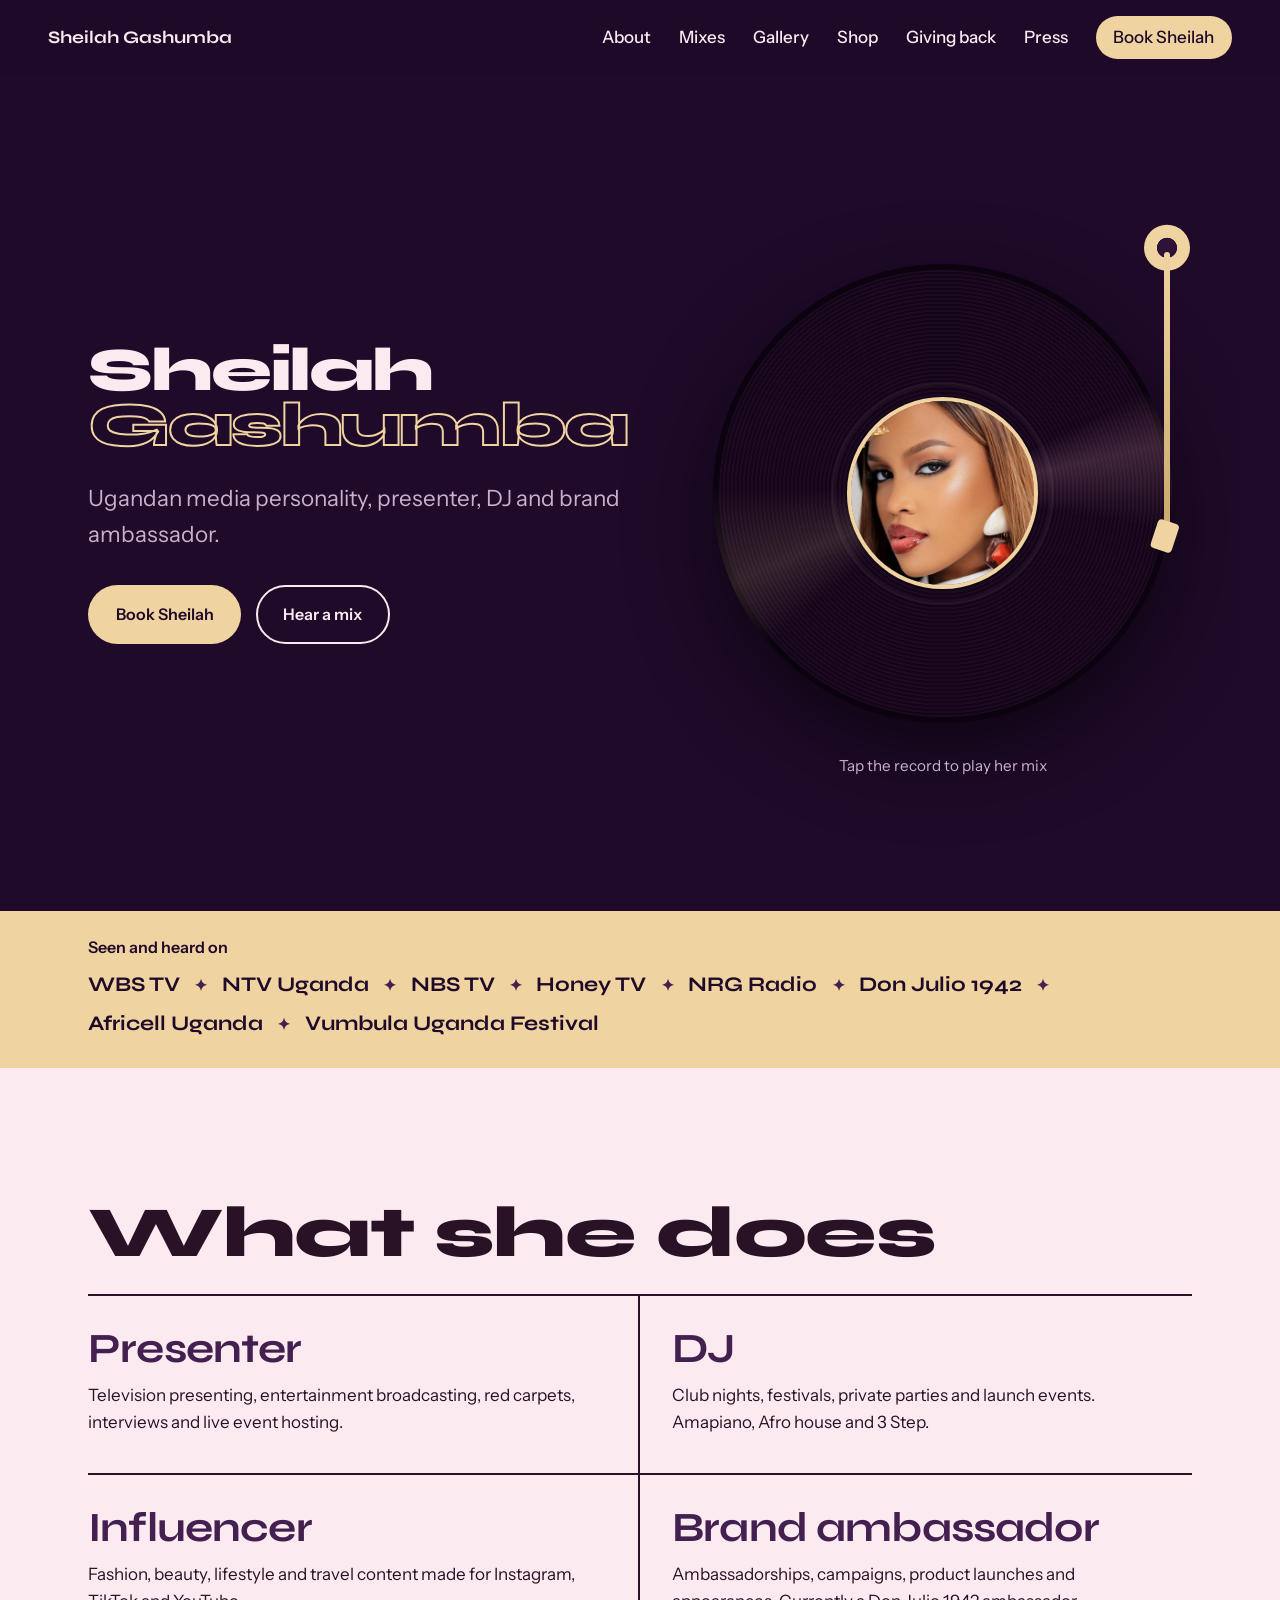
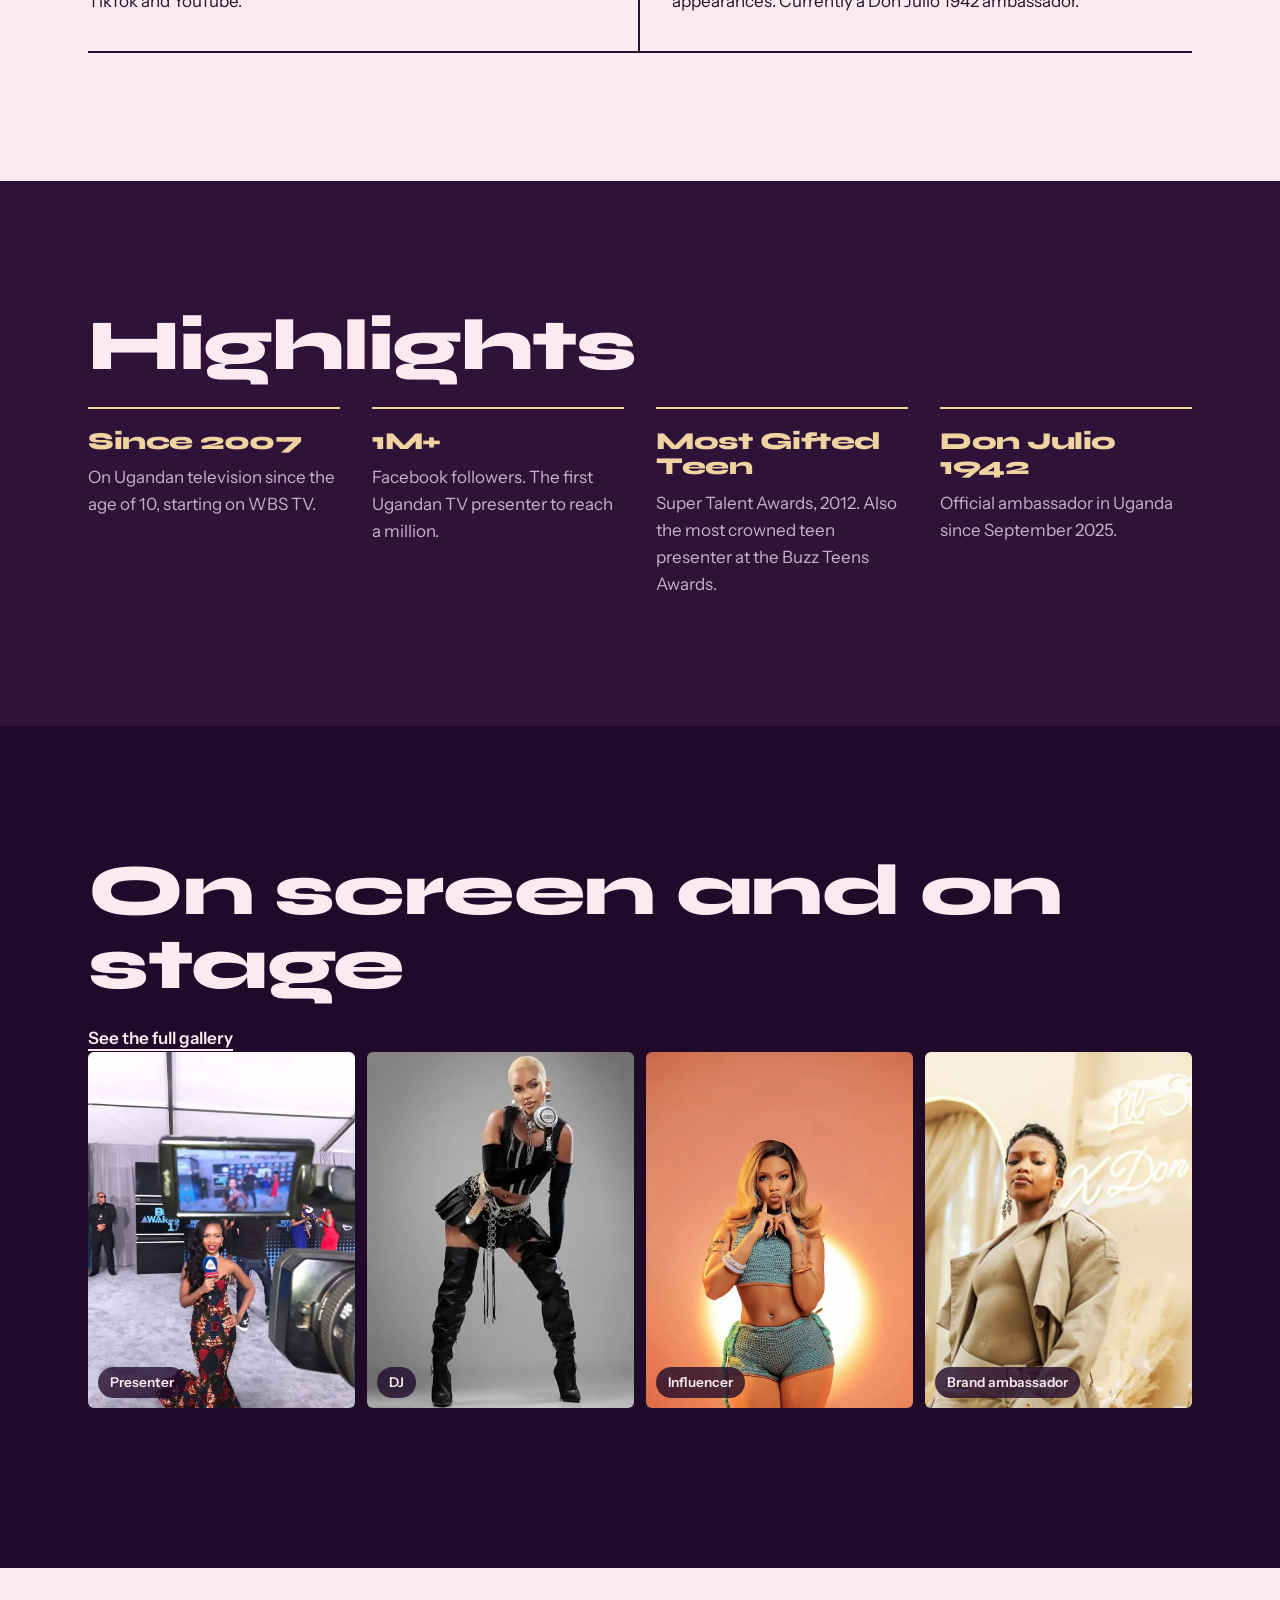
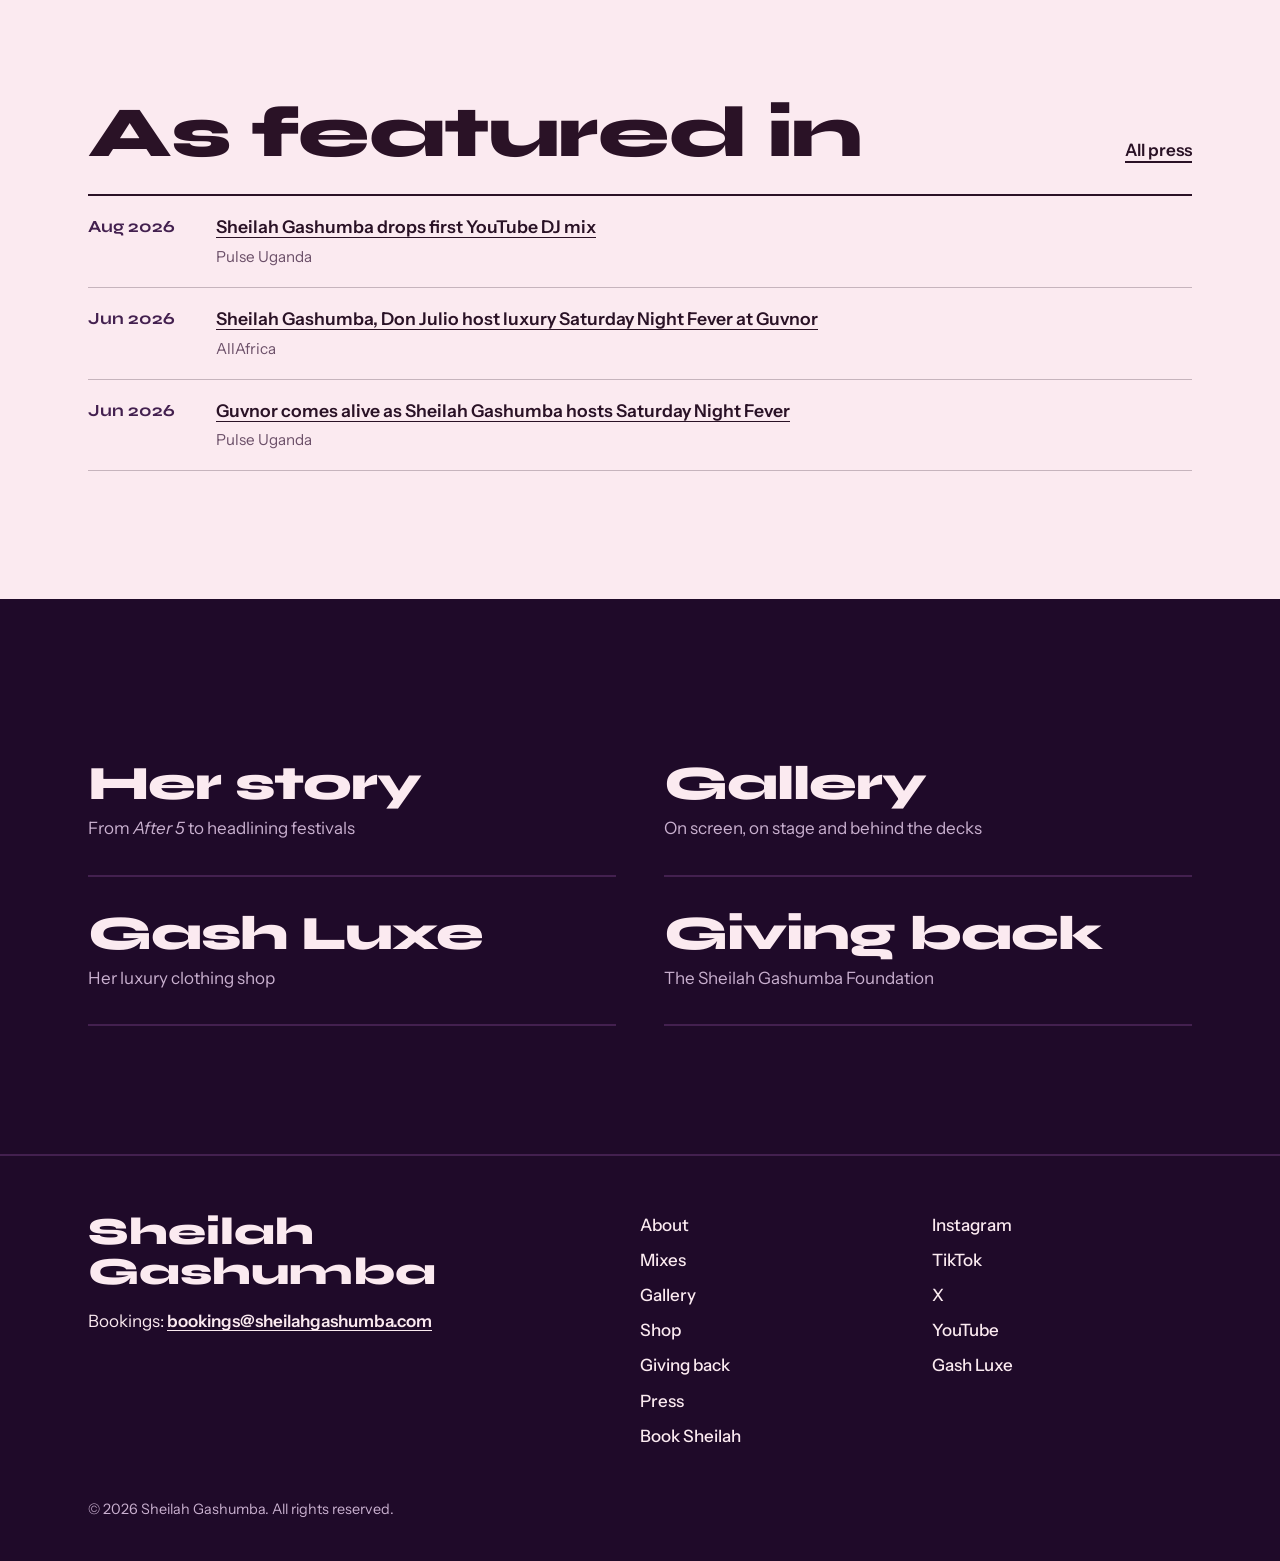
<file: index.html>
<!doctype html>
<html lang="en">
<head>
  <meta charset="utf-8">
  <meta name="viewport" content="width=device-width, initial-scale=1">
  <title>Sheilah Gashumba | Media Personality &amp; DJ Lil Stunner</title>
  <meta name="description" content="Official website of Sheilah Gashumba (Sheila Gashumba), Ugandan media personality, TV presenter, DJ Lil Stunner and Don Julio 1942 ambassador. Book her today.">
  <link rel="canonical" href="https://sheilahgashumba.com/">
  <meta property="og:url" content="https://sheilahgashumba.com/">
  <meta property="og:site_name" content="Sheilah Gashumba">
  <meta name="twitter:card" content="summary_large_image">
  <meta property="og:title" content="Sheilah Gashumba | Media Personality &amp; DJ Lil Stunner">
  <meta property="og:description" content="Official website of Sheilah Gashumba (Sheila Gashumba), Ugandan media personality, TV presenter, DJ Lil Stunner and Don Julio 1942 ambassador. Book her today.">
  <meta property="og:image" content="https://sheilahgashumba.com/assets/og-image.jpg">
  <meta property="og:image:width" content="1200">
  <meta property="og:image:height" content="630">
  <meta property="og:type" content="website">
  <meta name="theme-color" content="#1F0A29">
  <link rel="icon" href="/favicon.ico" sizes="48x48">
  <link rel="icon" href="/favicon.svg" type="image/svg+xml">
  <link rel="apple-touch-icon" href="/apple-touch-icon.png">
  <link rel="manifest" href="/site.webmanifest">
  <link rel="preconnect" href="https://fonts.googleapis.com">
  <link rel="preconnect" href="https://fonts.gstatic.com" crossorigin>
  <link href="https://fonts.googleapis.com/css2?family=Instrument+Sans:wght@400;500;600&family=Syne:wght@600;700;800&display=swap" rel="stylesheet">
  <link rel="stylesheet" href="/styles.css">
  <script type="application/ld+json">
  {
    "@context": "https://schema.org",
    "@type": "Person",
    "name": "Sheilah Gashumba",
    "alternateName": ["Sheilah Carol Gashumba", "Sheila Gashumba", "Lil Stunner", "DJ Lil Stunner"],
    "nationality": "Ugandan",
    "jobTitle": ["Media personality", "Presenter", "DJ", "Brand ambassador"],
    "image": "https://sheilahgashumba.com/assets/hero.jpg",
    "sameAs": [
      "https://www.instagram.com/sheilahgashumba/",
      "https://www.tiktok.com/@sheilahgashumba",
      "https://x.com/sheilahgashumba",
      "https://www.youtube.com/@sheilahgashumbathelilstunner"
    ]
  }
  </script>
</head>
<body>
  <a class="skip" href="#main">Skip to content</a>

  <header class="nav">
    <a class="nav__brand" href="/">Sheilah Gashumba</a>
    <button class="nav__toggle" aria-expanded="false" aria-controls="nav-links">Menu</button>
    <nav id="nav-links" class="nav__links" aria-label="Main">
      <a href="/about/">About</a>
      <a href="/mixes/">Mixes</a>
      <a href="/gallery/">Gallery</a>
      <a href="/shop/">Shop</a>
      <a href="/giving-back/">Giving back</a>
      <a href="/press/">Press</a>
      <a class="nav__cta" href="/book/">Book Sheilah</a>
    </nav>
  </header>

  <main id="main">
    <!-- HERO -->
    <section class="hero">
      <div class="hero__text">
        <h1 class="hero__name">
          <span>Sheilah</span>
          <span>Gashumba</span>
        </h1>
        <p class="hero__roles">Ugandan media personality, presenter, DJ and brand ambassador.</p>
        <div class="hero__actions">
          <a class="btn btn--gold" href="/book/">Book Sheilah</a>
          <a class="btn btn--ghost" href="/mixes/">Hear a mix</a>
        </div>
      </div>

      <div class="deck">
        <button class="record" id="record" aria-pressed="false" aria-label="Spin the record">
          <span class="record__grooves" aria-hidden="true"></span>
          <span class="record__label">
            <img src="/assets/hero.webp" width="800" height="800" alt="Sheilah Gashumba" onerror="this.remove()">
            <span class="record__initials" aria-hidden="true">SG</span>
          </span>
        </button>
        <div class="tonearm" aria-hidden="true"><span></span></div>
        <p class="deck__hint" id="deck-hint">Tap the record to play her mix</p>
      </div>
    </section>

    <!-- SEEN ON -->
    <section class="seen" aria-labelledby="seen-title">
      <div class="wrap">
        <h2 class="seen__title" id="seen-title">Seen and heard on</h2>
        <ul class="seen__list">
          <li>WBS TV</li>
          <li>NTV Uganda</li>
          <li>NBS TV</li>
          <li>Honey TV</li>
          <li>NRG Radio</li>
          <li>Don Julio 1942</li>
          <li>Africell Uganda</li>
          <li>Vumbula Uganda Festival</li>
        </ul>
      </div>
    </section>

    <!-- WHAT SHE DOES -->
    <section class="work light" id="work">
      <div class="wrap">
        <h2>What she does</h2>
        <ul class="roles">
          <li>
            <h3>Presenter</h3>
            <p>Television presenting, entertainment broadcasting, red carpets, interviews and live event hosting.</p>
          </li>
          <li>
            <h3>DJ</h3>
            <p>Club nights, festivals, private parties and launch events. Amapiano, Afro house and 3 Step.</p>
          </li>
          <li>
            <h3>Influencer</h3>
            <p>Fashion, beauty, lifestyle and travel content made for Instagram, TikTok and YouTube.</p>
          </li>
          <li>
            <h3>Brand ambassador</h3>
            <p>Ambassadorships, campaigns, product launches and appearances. Currently a Don Julio 1942 ambassador.</p>
          </li>
        </ul>
      </div>
    </section>

    <!-- HIGHLIGHTS -->
    <section class="highlights">
      <div class="wrap">
        <h2>Highlights</h2>
        <ul class="stats">
          <li><strong>Since 2007</strong><span>On Ugandan television since the age of 10, starting on WBS TV.</span></li>
          <li><strong>1M+</strong><span>Facebook followers. The first Ugandan TV presenter to reach a million.</span></li>
          <li><strong>Most Gifted Teen</strong><span>Super Talent Awards, 2012. Also the most crowned teen presenter at the Buzz Teens Awards.</span></li>
          <li><strong>Don Julio 1942</strong><span>Official ambassador in Uganda since September 2025.</span></li>
        </ul>
      </div>
    </section>

    <!-- PHOTOS -->
    <section class="photos">
      <div class="wrap">
        <div class="photos__head">
          <h2>On screen and on stage</h2>
          <a class="text-link" href="/gallery/">See the full gallery</a>
        </div>
        <ul class="photos__grid">
          <li><a href="/gallery/?role=presenter"><img src="/assets/gallery/presenter-1.webp" width="810" height="1080" alt="Sheilah Gashumba reporting from the BET Awards red carpet" loading="lazy"><span>Presenter</span></a></li>
          <li><a href="/gallery/?role=dj"><img src="/assets/gallery/dj-1.webp" width="399" height="501" alt="Sheilah Gashumba in a DJ shoot with headphones" loading="lazy"><span>DJ</span></a></li>
          <li><a href="/gallery/?role=influencer"><img src="/assets/gallery/influencer-1.webp" width="825" height="1100" alt="Sheilah Gashumba in a teal crochet set" loading="lazy"><span>Influencer</span></a></li>
          <li><a href="/gallery/?role=brand"><img src="/assets/gallery/brand-1.webp" width="1100" height="788" alt="Sheilah Gashumba at the Lil Stunner x Don Julio event" loading="lazy"><span>Brand ambassador</span></a></li>
        </ul>
      </div>
    </section>

    <!-- FEATURED IN -->
    <section class="light">
      <div class="wrap">
        <div class="photos__head">
          <h2>As featured in</h2>
          <a class="text-link" href="/press/">All press</a>
        </div>
        <ol class="press">
          <li><time datetime="2026-08-17">Aug 2026</time><div><a href="https://www.pulse.ug/story/sheilah-gashumba-first-youtube-dj-mix-2026081713015086140" target="_blank" rel="noopener">Sheilah Gashumba drops first YouTube DJ mix</a><span class="press__outlet">Pulse Uganda</span></div></li>
          <li><time datetime="2026-06-23">Jun 2026</time><div><a href="https://allafrica.com/stories/202606230750.html" target="_blank" rel="noopener">Sheilah Gashumba, Don Julio host luxury Saturday Night Fever at Guvnor</a><span class="press__outlet">AllAfrica</span></div></li>
          <li><time datetime="2026-06-22">Jun 2026</time><div><a href="https://www.pulse.ug/story/guvnor-comes-alive-as-sheilah-gashumba-hosts-saturday-night-fever-2026062212033824339" target="_blank" rel="noopener">Guvnor comes alive as Sheilah Gashumba hosts Saturday Night Fever</a><span class="press__outlet">Pulse Uganda</span></div></li>
        </ol>
      </div>
    </section>

    <!-- EXPLORE -->
    <section class="explore">
      <div class="wrap">
        <ul class="explore__list">
          <li><a href="/about/"><span class="explore__title">Her story</span><span>From <em>After 5</em> to headlining festivals</span></a></li>
          <li><a href="/gallery/"><span class="explore__title">Gallery</span><span>On screen, on stage and behind the decks</span></a></li>
          <li><a href="/shop/"><span class="explore__title">Gash Luxe</span><span>Her luxury clothing shop</span></a></li>
          <li><a href="/giving-back/"><span class="explore__title">Giving back</span><span>The Sheilah Gashumba Foundation</span></a></li>
        </ul>
      </div>
    </section>

  </main>

  <footer class="footer">
    <div class="wrap footer__inner">
      <div>
        <p class="footer__name">Sheilah Gashumba</p>
        <p class="footer__contact">Bookings: <a href="mailto:bookings@sheilahgashumba.com">bookings@sheilahgashumba.com</a></p>
      </div>
      <nav aria-label="Footer">
        <ul class="footer__links">
          <li><a href="/about/">About</a></li>
          <li><a href="/mixes/">Mixes</a></li>
          <li><a href="/gallery/">Gallery</a></li>
          <li><a href="/shop/">Shop</a></li>
          <li><a href="/giving-back/">Giving back</a></li>
          <li><a href="/press/">Press</a></li>
          <li><a href="/book/">Book Sheilah</a></li>
        </ul>
      </nav>
      <ul class="footer__links">
        <li><a href="https://www.instagram.com/sheilahgashumba/" target="_blank" rel="noopener">Instagram</a></li>
        <li><a href="https://www.tiktok.com/@sheilahgashumba" target="_blank" rel="noopener">TikTok</a></li>
        <li><a href="https://x.com/sheilahgashumba" target="_blank" rel="noopener">X</a></li>
        <li><a href="https://www.youtube.com/@sheilahgashumbathelilstunner" target="_blank" rel="noopener">YouTube</a></li>
        <li><a href="https://gashluxe.com/" target="_blank" rel="noopener">Gash Luxe</a></li>
      </ul>
      <p class="footer__small">&copy; <span id="year">2026</span> Sheilah Gashumba. All rights reserved.</p>
    </div>
  </footer>

  <aside class="mini-player" id="mini-player" aria-label="Now playing" hidden>
    <div class="mini-player__bar">
      <p><span>Now playing</span> Stunner’s Society, Episode 1</p>
      <button class="mini-player__close" type="button">Close</button>
    </div>
    <div class="mini-player__video"><div id="yt-player"></div></div>
  </aside>
  <a class="wa" href="https://wa.me/" target="_blank" rel="noopener" data-whatsapp hidden>
    <svg viewBox="0 0 24 24" width="22" height="22" aria-hidden="true"><path fill="currentColor" d="M12 2a10 10 0 0 0-8.6 15.1L2 22l5-1.3A10 10 0 1 0 12 2Zm0 18a8 8 0 0 1-4.1-1.1l-.3-.2-3 .8.8-2.9-.2-.3A8 8 0 1 1 12 20Zm4.4-6c-.2-.1-1.4-.7-1.7-.8-.2-.1-.4-.1-.5.1l-.8.9c-.1.2-.3.2-.5.1a6.6 6.6 0 0 1-3.3-2.9c-.2-.4.2-.4.7-1.3.1-.2 0-.3 0-.4l-.8-1.8c-.2-.5-.4-.4-.5-.4h-.5a1 1 0 0 0-.7.3 3 3 0 0 0-.9 2.2 5.2 5.2 0 0 0 1.1 2.7 11.8 11.8 0 0 0 4.5 4c1.7.7 2.3.8 3.2.6a2.7 2.7 0 0 0 1.8-1.3 2.2 2.2 0 0 0 .1-1.3c0-.1-.2-.2-.4-.3Z"/></svg>
    <span>WhatsApp</span>
  </a>
  <script src="/script.js"></script>
</body>
</html>
</file>
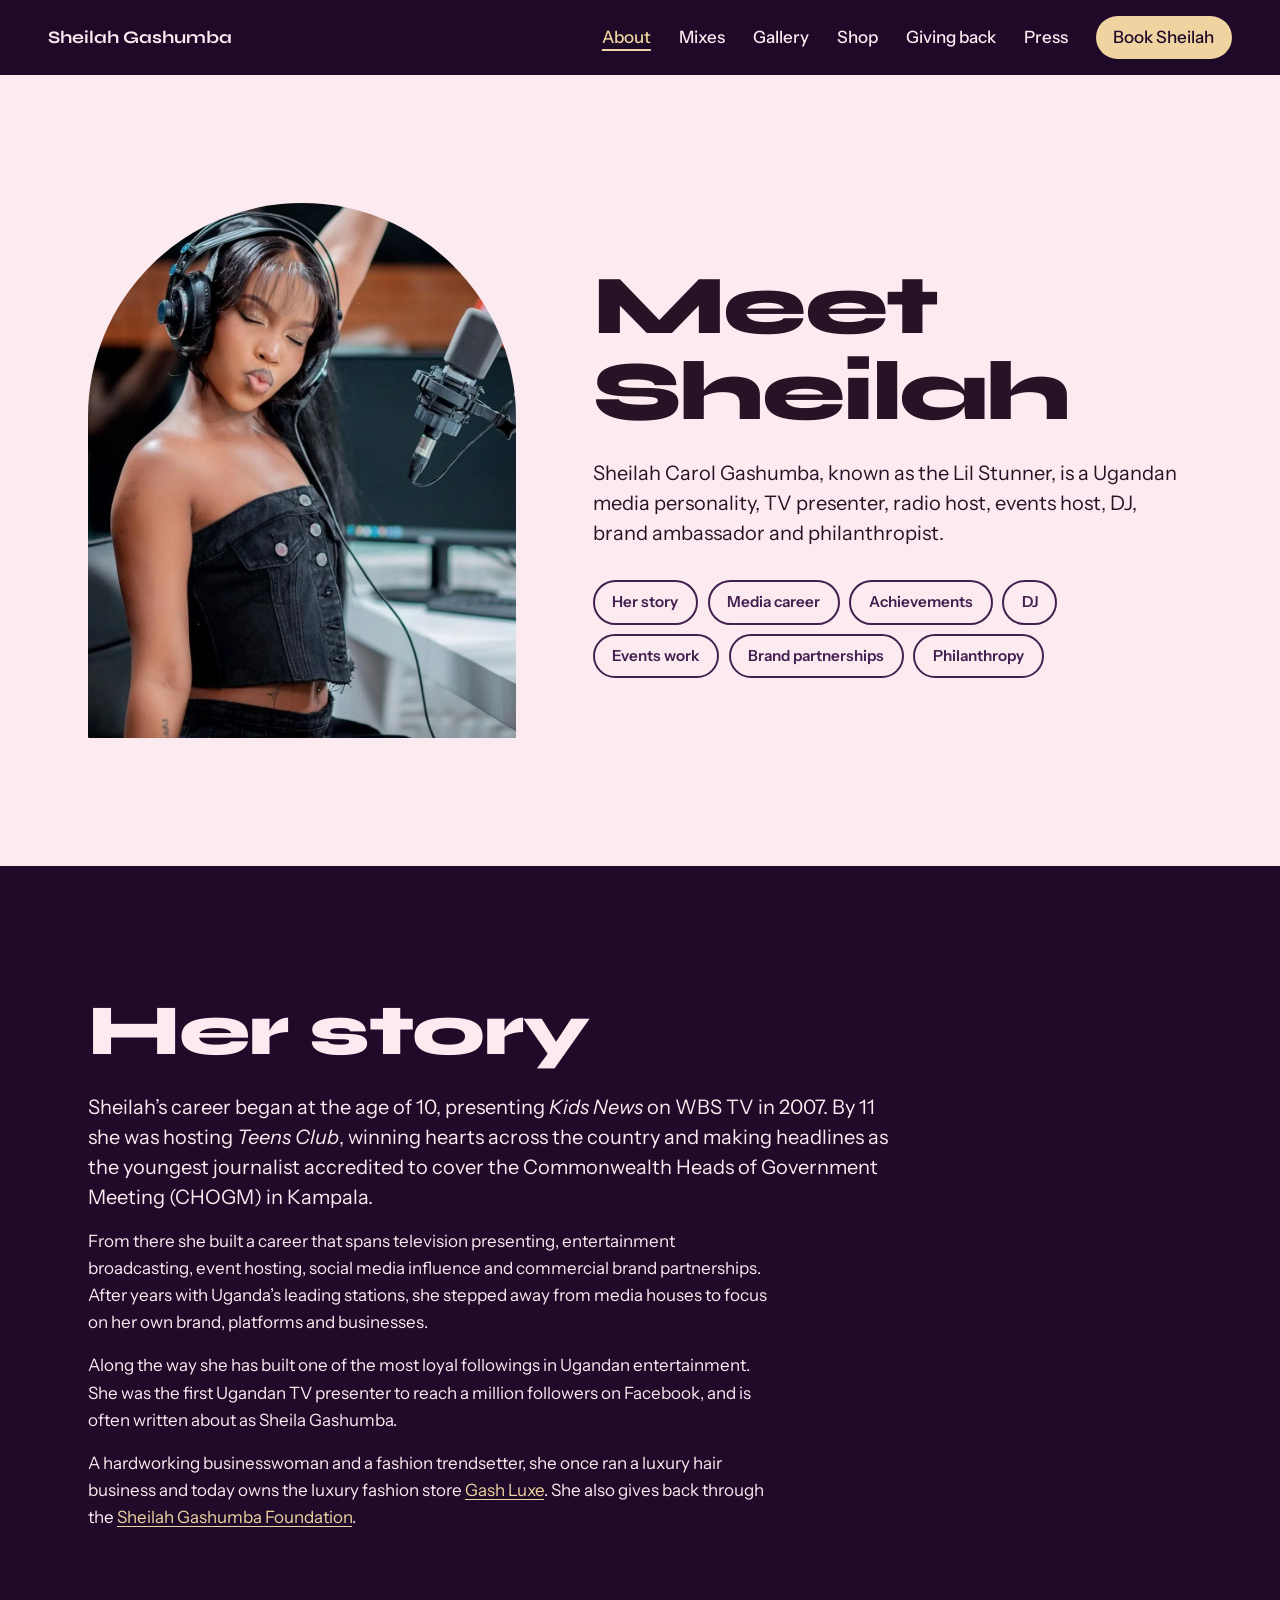
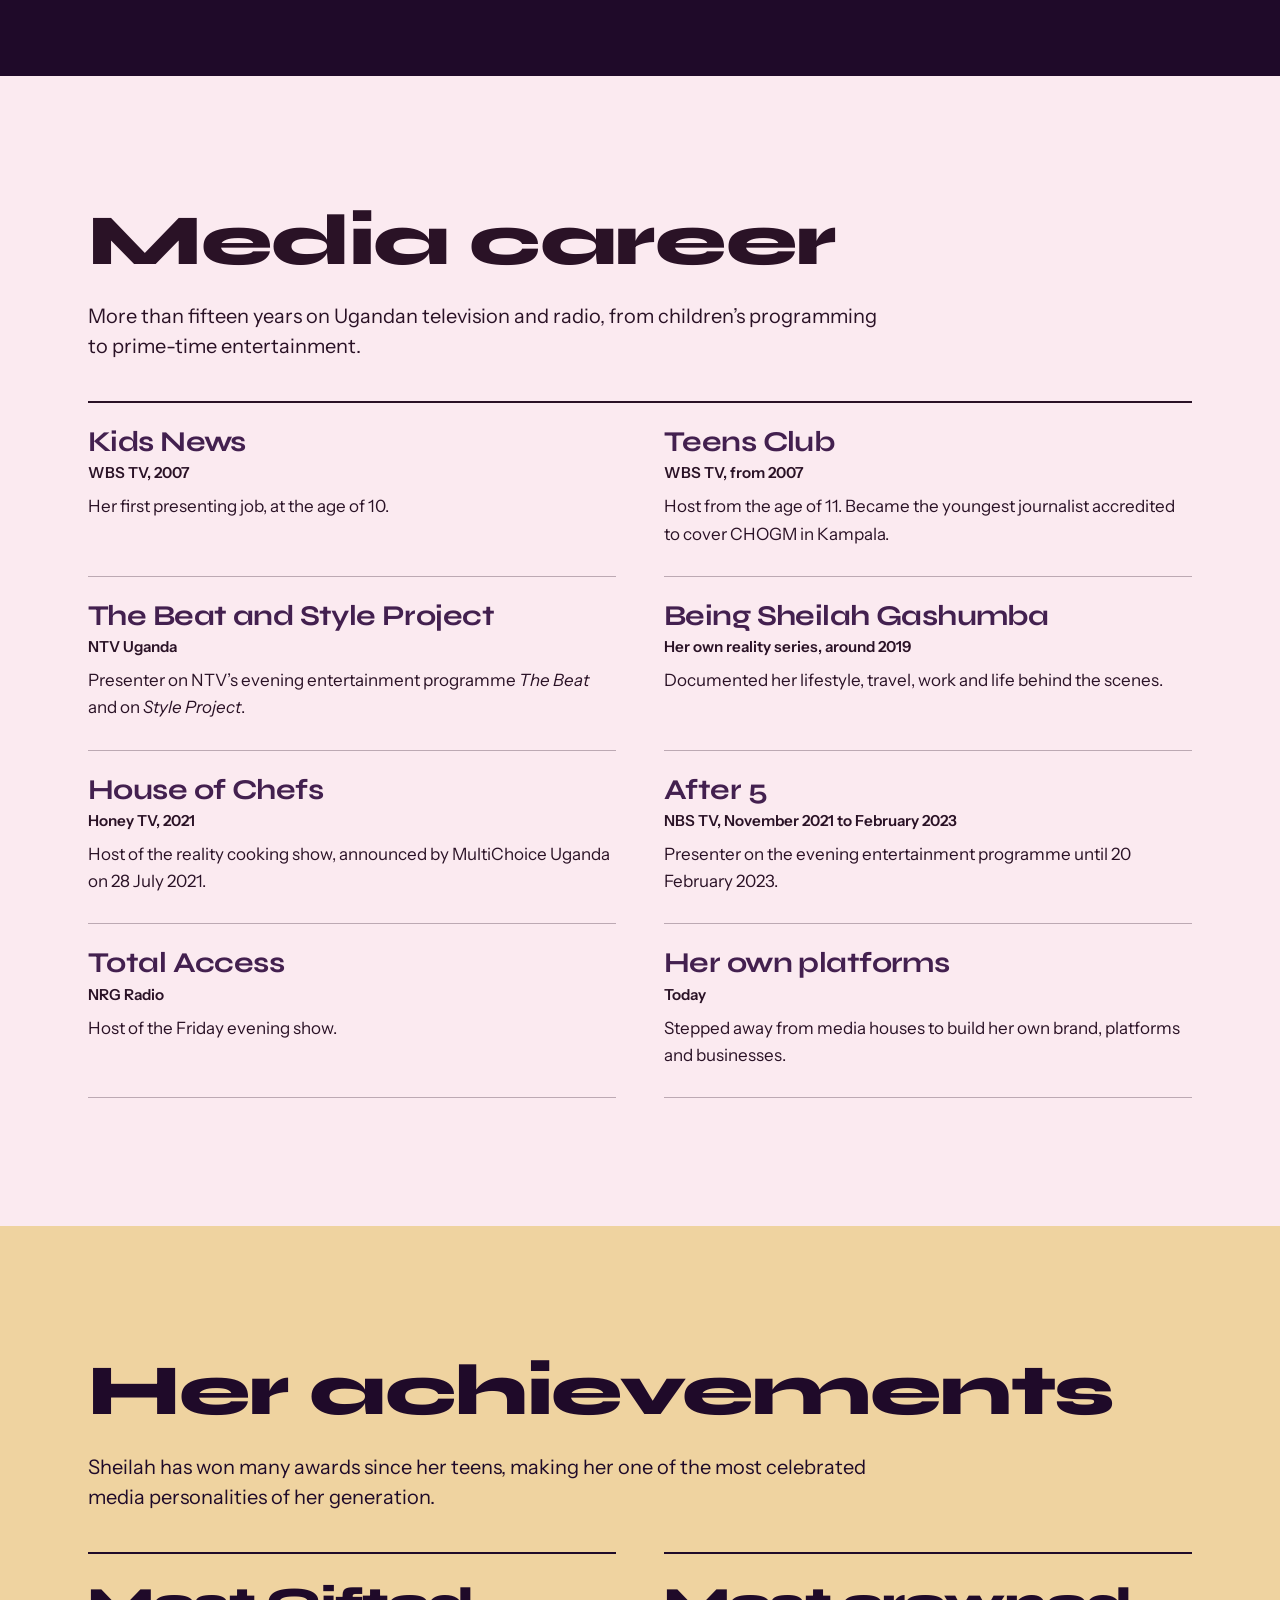
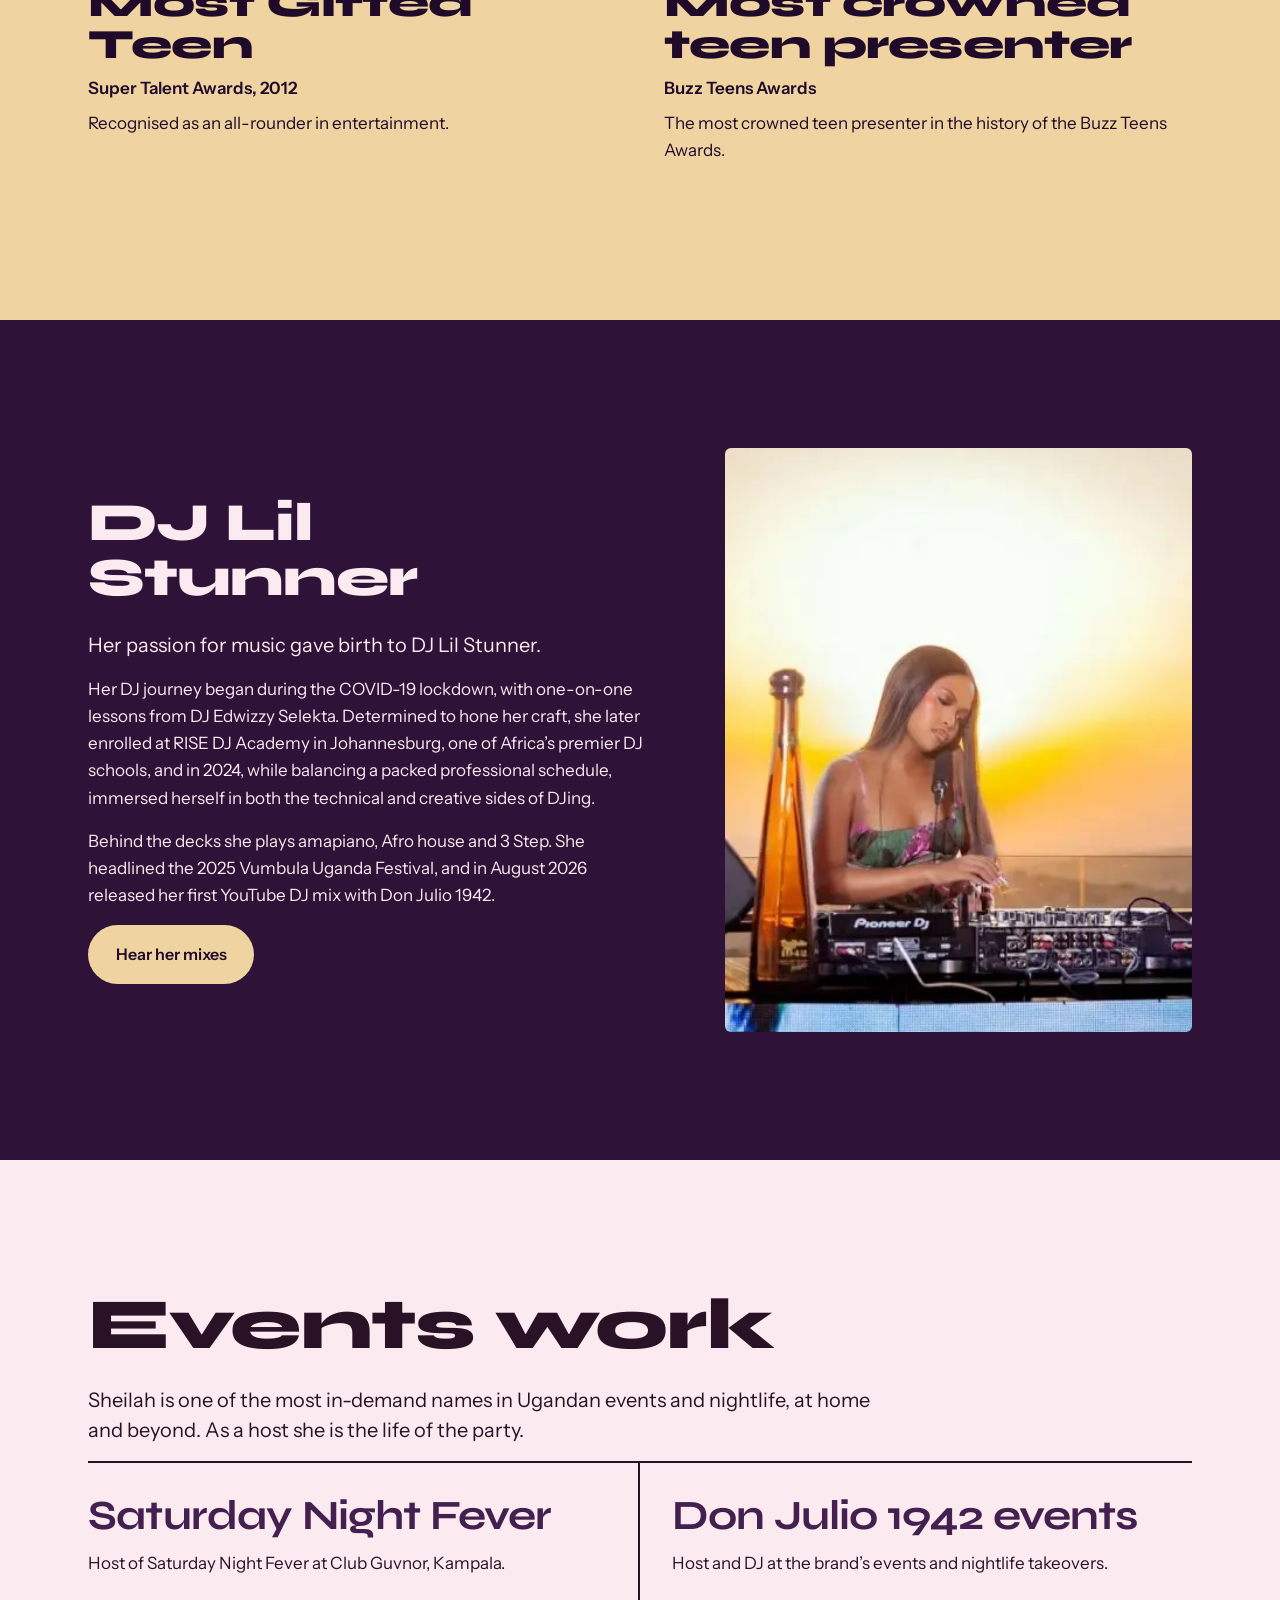
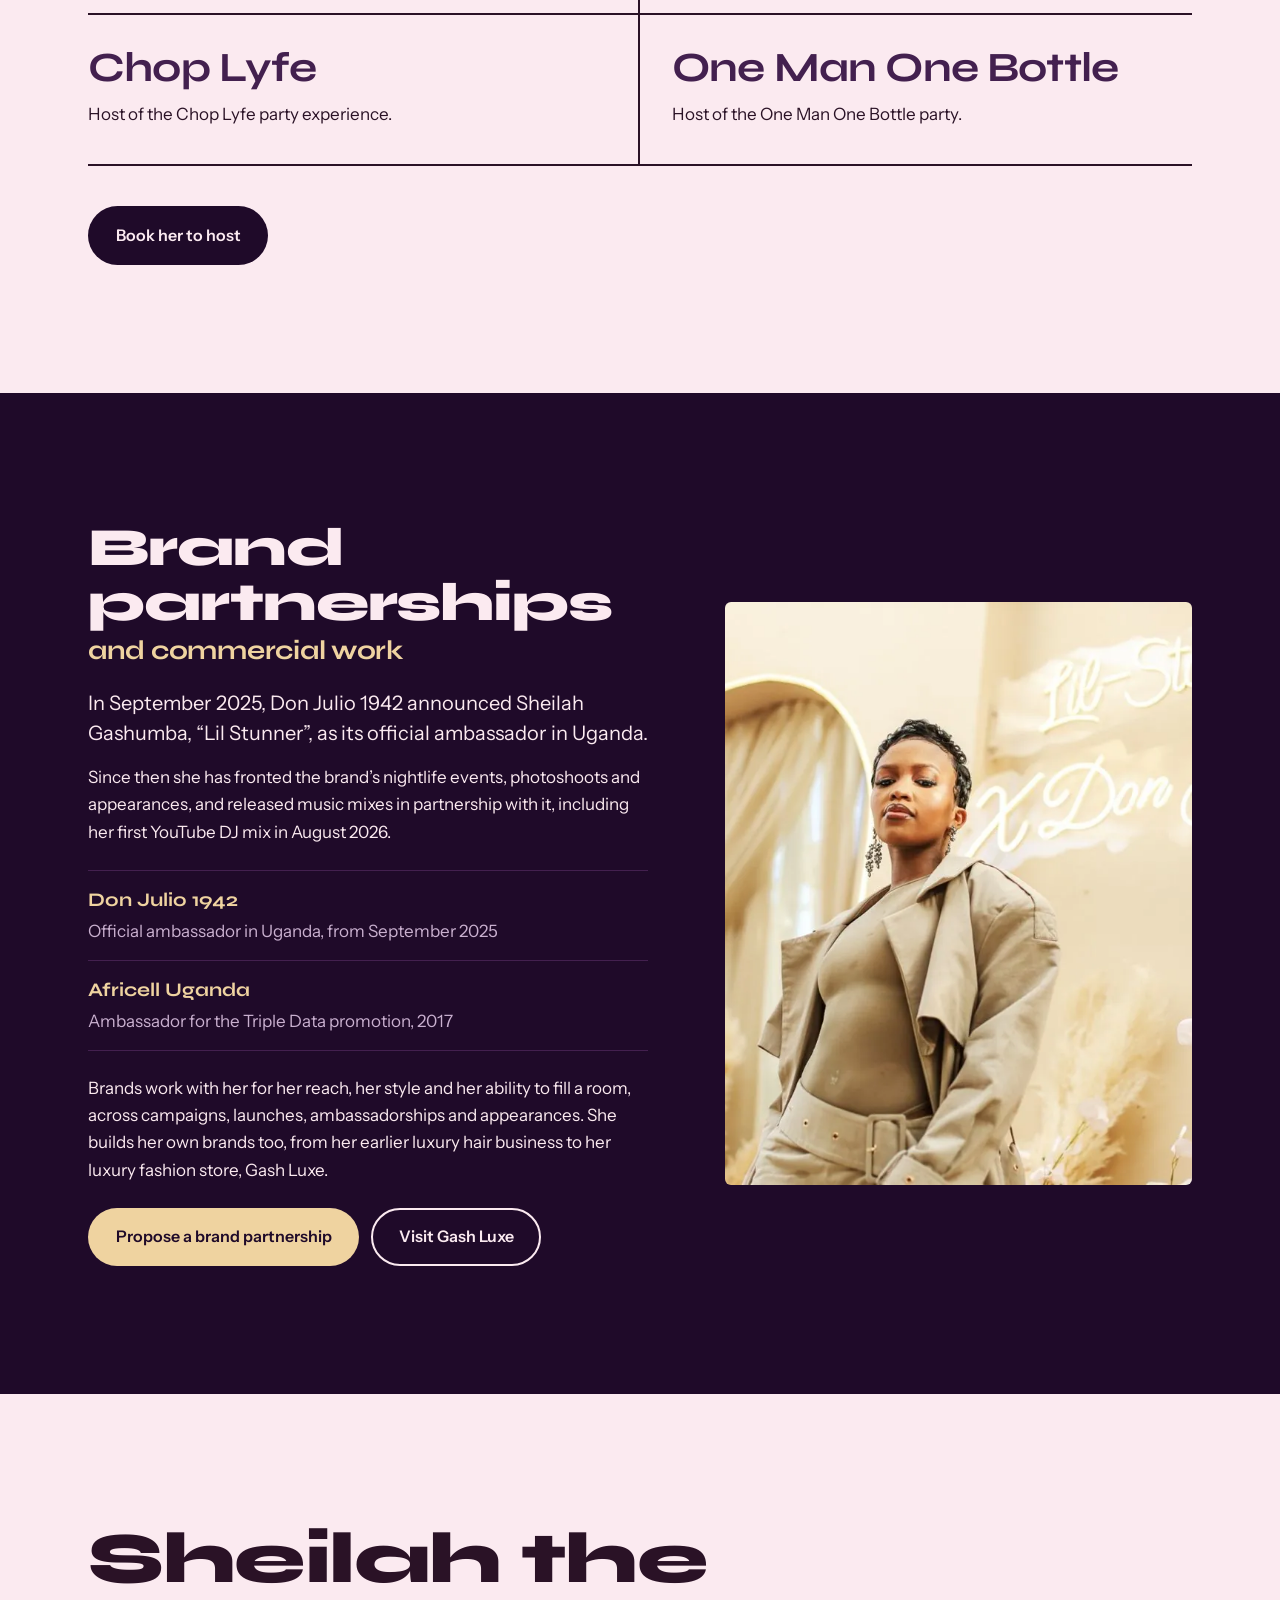
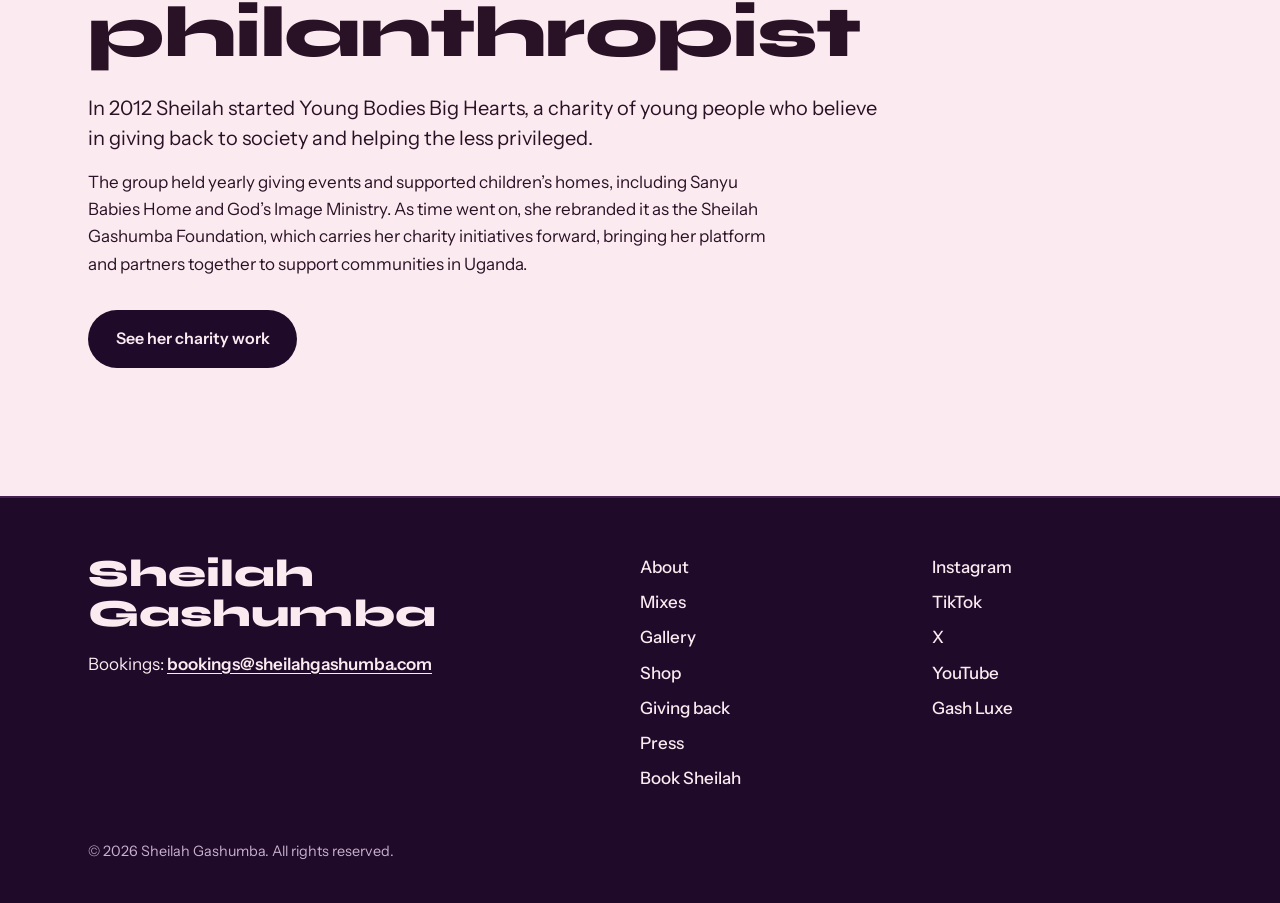
<file: about/index.html>
<!doctype html>
<html lang="en">
<head>
  <meta charset="utf-8">
  <meta name="viewport" content="width=device-width, initial-scale=1">
  <title>About Sheilah Gashumba | Biography, Career &amp; Awards</title>
  <meta name="description" content="Biography of Sheilah Carol Gashumba, the Lil Stunner: TV presenter since age 10, NBS After 5, NRG Radio, awards, DJ career, events and brand partnerships.">
  <link rel="canonical" href="https://sheilahgashumba.com/about/">
  <meta property="og:url" content="https://sheilahgashumba.com/about/">
  <meta property="og:site_name" content="Sheilah Gashumba">
  <meta name="twitter:card" content="summary_large_image">
  <meta property="og:title" content="About Sheilah Gashumba | Biography, Career &amp; Awards">
  <meta property="og:description" content="Biography of Sheilah Carol Gashumba, the Lil Stunner: TV presenter since age 10, NBS After 5, NRG Radio, awards, DJ career, events and brand partnerships.">
  <meta property="og:image" content="https://sheilahgashumba.com/assets/og-image.jpg">
  <meta property="og:image:width" content="1200">
  <meta property="og:image:height" content="630">
  <meta property="og:type" content="website">
  <meta name="theme-color" content="#1F0A29">
  <link rel="icon" href="/favicon.ico" sizes="48x48">
  <link rel="icon" href="/favicon.svg" type="image/svg+xml">
  <link rel="apple-touch-icon" href="/apple-touch-icon.png">
  <link rel="manifest" href="/site.webmanifest">
  <link rel="preconnect" href="https://fonts.googleapis.com">
  <link rel="preconnect" href="https://fonts.gstatic.com" crossorigin>
  <link href="https://fonts.googleapis.com/css2?family=Instrument+Sans:wght@400;500;600&family=Syne:wght@600;700;800&display=swap" rel="stylesheet">
  <link rel="stylesheet" href="/styles.css">
  <script type="application/ld+json">
  {
    "@context": "https://schema.org",
    "@type": "Person",
    "name": "Sheilah Gashumba",
    "alternateName": ["Sheilah Carol Gashumba", "Sheila Gashumba", "Lil Stunner", "DJ Lil Stunner"],
    "nationality": "Ugandan",
    "jobTitle": ["Media personality", "TV presenter", "Radio host", "Events host", "DJ", "Brand ambassador", "Philanthropist"],
    "image": "https://sheilahgashumba.com/assets/hero.jpg",
    "sameAs": [
      "https://www.instagram.com/sheilahgashumba/",
      "https://www.tiktok.com/@sheilahgashumba",
      "https://x.com/sheilahgashumba",
      "https://www.youtube.com/@sheilahgashumbathelilstunner"
    ]
  }
  </script>
</head>
<body>
  <a class="skip" href="#main">Skip to content</a>

  <header class="nav">
    <a class="nav__brand" href="/">Sheilah Gashumba</a>
    <button class="nav__toggle" aria-expanded="false" aria-controls="nav-links">Menu</button>
    <nav id="nav-links" class="nav__links" aria-label="Main">
      <a href="/about/" aria-current="page">About</a>
      <a href="/mixes/">Mixes</a>
      <a href="/gallery/">Gallery</a>
      <a href="/shop/">Shop</a>
      <a href="/giving-back/">Giving back</a>
      <a href="/press/">Press</a>
      <a class="nav__cta" href="/book/">Book Sheilah</a>
    </nav>
  </header>

  <main id="main">
    <!-- INTRO -->
    <section class="about light" id="about">
      <div class="wrap about__grid">
        <figure class="about__photo frame">
          <img src="/assets/about.webp" width="1000" height="1250" alt="Sheilah Gashumba on air at NRG Radio" onerror="this.remove()">
        </figure>
        <div class="about__copy">
          <h1 class="page-title">Meet Sheilah</h1>
          <p class="lead">Sheilah Carol Gashumba, known as the Lil Stunner, is a Ugandan media personality, TV presenter, radio host, events host, DJ, brand ambassador and philanthropist.</p>
          <nav class="jump" aria-label="On this page">
            <a href="#story">Her story</a>
            <a href="#media">Media career</a>
            <a href="#achievements">Achievements</a>
            <a href="#dj">DJ</a>
            <a href="#events">Events work</a>
            <a href="#brands">Brand partnerships</a>
            <a href="#philanthropy">Philanthropy</a>
          </nav>
        </div>
      </div>
    </section>

    <!-- HER STORY -->
    <section class="about-section" id="story">
      <div class="wrap">
        <h2>Her story</h2>
        <p class="lead">Sheilah’s career began at the age of 10, presenting <em>Kids News</em> on WBS TV in 2007. By 11 she was hosting <em>Teens Club</em>, winning hearts across the country and making headlines as the youngest journalist accredited to cover the Commonwealth Heads of Government Meeting (CHOGM) in Kampala.</p>
        <p>From there she built a career that spans television presenting, entertainment broadcasting, event hosting, social media influence and commercial brand partnerships. After years with Uganda’s leading stations, she stepped away from media houses to focus on her own brand, platforms and businesses.</p>
        <p>Along the way she has built one of the most loyal followings in Ugandan entertainment. She was the first Ugandan TV presenter to reach a million followers on Facebook, and is often written about as Sheila Gashumba.</p>
        <p>A hardworking businesswoman and a fashion trendsetter, she once ran a luxury hair business and today owns the luxury fashion store <a href="/shop/">Gash Luxe</a>. She also gives back through the <a href="/giving-back/">Sheilah Gashumba Foundation</a>.</p>
      </div>
    </section>

    <!-- MEDIA CAREER -->
    <section class="light" id="media">
      <div class="wrap">
        <h2>Media career</h2>
        <p class="lead">More than fifteen years on Ugandan television and radio, from children’s programming to prime-time entertainment.</p>
        <ul class="credits">
          <li>
            <h3>Kids News</h3>
            <p class="credits__meta">WBS TV, 2007</p>
            <p>Her first presenting job, at the age of 10.</p>
          </li>
          <li>
            <h3>Teens Club</h3>
            <p class="credits__meta">WBS TV, from 2007</p>
            <p>Host from the age of 11. Became the youngest journalist accredited to cover CHOGM in Kampala.</p>
          </li>
          <li>
            <h3>The Beat and Style Project</h3>
            <p class="credits__meta">NTV Uganda</p>
            <p>Presenter on NTV’s evening entertainment programme <em>The Beat</em> and on <em>Style Project</em>.</p>
          </li>
          <li>
            <h3>Being Sheilah Gashumba</h3>
            <p class="credits__meta">Her own reality series, around 2019</p>
            <p>Documented her lifestyle, travel, work and life behind the scenes.</p>
          </li>
          <li>
            <h3>House of Chefs</h3>
            <p class="credits__meta">Honey TV, 2021</p>
            <p>Host of the reality cooking show, announced by MultiChoice Uganda on 28 July 2021.</p>
          </li>
          <li>
            <h3>After 5</h3>
            <p class="credits__meta">NBS TV, November 2021 to February 2023</p>
            <p>Presenter on the evening entertainment programme until 20 February 2023.</p>
          </li>
          <li>
            <h3>Total Access</h3>
            <p class="credits__meta">NRG Radio</p>
            <p>Host of the Friday evening show.</p>
          </li>
          <li>
            <h3>Her own platforms</h3>
            <p class="credits__meta">Today</p>
            <p>Stepped away from media houses to build her own brand, platforms and businesses.</p>
          </li>
        </ul>
      </div>
    </section>

    <!-- ACHIEVEMENTS -->
    <section class="achievements" id="achievements">
      <div class="wrap">
        <h2>Her achievements</h2>
        <p class="lead">Sheilah has won many awards since her teens, making her one of the most celebrated media personalities of her generation.</p>
        <ul class="awards">
          <li>
            <h3>Most Gifted Teen</h3>
            <p class="awards__meta">Super Talent Awards, 2012</p>
            <p>Recognised as an all-rounder in entertainment.</p>
          </li>
          <li>
            <h3>Most crowned teen presenter</h3>
            <p class="awards__meta">Buzz Teens Awards</p>
            <p>The most crowned teen presenter in the history of the Buzz Teens Awards.</p>
          </li>
        </ul>
      </div>
    </section>

    <!-- DJ -->
    <section class="about-section about-section--alt" id="dj">
      <div class="wrap about-split">
        <div>
          <h2>DJ Lil Stunner</h2>
          <p class="lead">Her passion for music gave birth to DJ Lil Stunner.</p>
          <p>Her DJ journey began during the COVID-19 lockdown, with one-on-one lessons from DJ Edwizzy Selekta. Determined to hone her craft, she later enrolled at RISE DJ Academy in Johannesburg, one of Africa’s premier DJ schools, and in 2024, while balancing a packed professional schedule, immersed herself in both the technical and creative sides of DJing.</p>
          <p>Behind the decks she plays amapiano, Afro house and 3 Step. She headlined the 2025 Vumbula Uganda Festival, and in August 2026 released her first YouTube DJ mix with Don Julio 1942.</p>
          <a class="btn btn--gold" href="/mixes/">Hear her mixes</a>
        </div>
        <figure class="frame about-split__photo">
          <img src="/assets/gallery/dj-4.webp" width="750" height="500" alt="Sheilah Gashumba playing a sunset DJ set" loading="lazy">
        </figure>
      </div>
    </section>

    <!-- EVENTS WORK -->
    <section class="light" id="events">
      <div class="wrap">
        <h2>Events work</h2>
        <p class="lead">Sheilah is one of the most in-demand names in Ugandan events and nightlife, at home and beyond. As a host she is the life of the party.</p>
        <ul class="roles">
          <li>
            <h3>Saturday Night Fever</h3>
            <p>Host of Saturday Night Fever at Club Guvnor, Kampala.</p>
          </li>
          <li>
            <h3>Don Julio 1942 events</h3>
            <p>Host and DJ at the brand’s events and nightlife takeovers.</p>
          </li>
          <li>
            <h3>Chop Lyfe</h3>
            <p>Host of the Chop Lyfe party experience.</p>
          </li>
          <li>
            <h3>One Man One Bottle</h3>
            <p>Host of the One Man One Bottle party.</p>
          </li>
        </ul>
        <a class="btn btn--plum" href="/book/">Book her to host</a>
      </div>
    </section>

    <!-- BRAND PARTNERSHIPS -->
    <section class="about-section" id="brands">
      <div class="wrap about-split">
        <div>
          <h2>Brand partnerships <span class="h2-sub">and commercial work</span></h2>
          <p class="lead">In September 2025, Don Julio 1942 announced Sheilah Gashumba, “Lil Stunner”, as its official ambassador in Uganda.</p>
          <p>Since then she has fronted the brand’s nightlife events, photoshoots and appearances, and released music mixes in partnership with it, including her first YouTube DJ mix in August 2026.</p>
          <ul class="partners">
            <li><strong>Don Julio 1942</strong><span>Official ambassador in Uganda, from September 2025</span></li>
            <li><strong>Africell Uganda</strong><span>Ambassador for the Triple Data promotion, 2017</span></li>
          </ul>
          <p>Brands work with her for her reach, her style and her ability to fill a room, across campaigns, launches, ambassadorships and appearances. She builds her own brands too, from her earlier luxury hair business to her luxury fashion store, Gash Luxe.</p>
          <div class="about-actions">
            <a class="btn btn--gold" href="/book/">Propose a brand partnership</a>
            <a class="btn btn--ghost" href="/shop/">Visit Gash Luxe</a>
          </div>
        </div>
        <figure class="frame about-split__photo">
          <img src="/assets/gallery/brand-1.webp" width="1100" height="788" alt="Sheilah Gashumba at the Lil Stunner x Don Julio event" loading="lazy">
        </figure>
      </div>
    </section>

    <!-- PHILANTHROPY -->
    <section class="light" id="philanthropy">
      <div class="wrap">
        <h2>Sheilah the philanthropist</h2>
        <p class="lead">In 2012 Sheilah started Young Bodies Big Hearts, a charity of young people who believe in giving back to society and helping the less privileged.</p>
        <p>The group held yearly giving events and supported children’s homes, including Sanyu Babies Home and God’s Image Ministry. As time went on, she rebranded it as the Sheilah Gashumba Foundation, which carries her charity initiatives forward, bringing her platform and partners together to support communities in Uganda.</p>
        <a class="btn btn--plum" href="/giving-back/">See her charity work</a>
      </div>
    </section>

  </main>

  <footer class="footer">
    <div class="wrap footer__inner">
      <div>
        <p class="footer__name">Sheilah Gashumba</p>
        <p class="footer__contact">Bookings: <a href="mailto:bookings@sheilahgashumba.com">bookings@sheilahgashumba.com</a></p>
      </div>
      <nav aria-label="Footer">
        <ul class="footer__links">
          <li><a href="/about/">About</a></li>
          <li><a href="/mixes/">Mixes</a></li>
          <li><a href="/gallery/">Gallery</a></li>
          <li><a href="/shop/">Shop</a></li>
          <li><a href="/giving-back/">Giving back</a></li>
          <li><a href="/press/">Press</a></li>
          <li><a href="/book/">Book Sheilah</a></li>
        </ul>
      </nav>
      <ul class="footer__links">
        <li><a href="https://www.instagram.com/sheilahgashumba/" target="_blank" rel="noopener">Instagram</a></li>
        <li><a href="https://www.tiktok.com/@sheilahgashumba" target="_blank" rel="noopener">TikTok</a></li>
        <li><a href="https://x.com/sheilahgashumba" target="_blank" rel="noopener">X</a></li>
        <li><a href="https://www.youtube.com/@sheilahgashumbathelilstunner" target="_blank" rel="noopener">YouTube</a></li>
        <li><a href="https://gashluxe.com/" target="_blank" rel="noopener">Gash Luxe</a></li>
      </ul>
      <p class="footer__small">&copy; <span id="year">2026</span> Sheilah Gashumba. All rights reserved.</p>
    </div>
  </footer>

  <a class="wa" href="https://wa.me/" target="_blank" rel="noopener" data-whatsapp hidden>
    <svg viewBox="0 0 24 24" width="22" height="22" aria-hidden="true"><path fill="currentColor" d="M12 2a10 10 0 0 0-8.6 15.1L2 22l5-1.3A10 10 0 1 0 12 2Zm0 18a8 8 0 0 1-4.1-1.1l-.3-.2-3 .8.8-2.9-.2-.3A8 8 0 1 1 12 20Zm4.4-6c-.2-.1-1.4-.7-1.7-.8-.2-.1-.4-.1-.5.1l-.8.9c-.1.2-.3.2-.5.1a6.6 6.6 0 0 1-3.3-2.9c-.2-.4.2-.4.7-1.3.1-.2 0-.3 0-.4l-.8-1.8c-.2-.5-.4-.4-.5-.4h-.5a1 1 0 0 0-.7.3 3 3 0 0 0-.9 2.2 5.2 5.2 0 0 0 1.1 2.7 11.8 11.8 0 0 0 4.5 4c1.7.7 2.3.8 3.2.6a2.7 2.7 0 0 0 1.8-1.3 2.2 2.2 0 0 0 .1-1.3c0-.1-.2-.2-.4-.3Z"/></svg>
    <span>WhatsApp</span>
  </a>
  <script src="/script.js"></script>
</body>
</html>
</file>
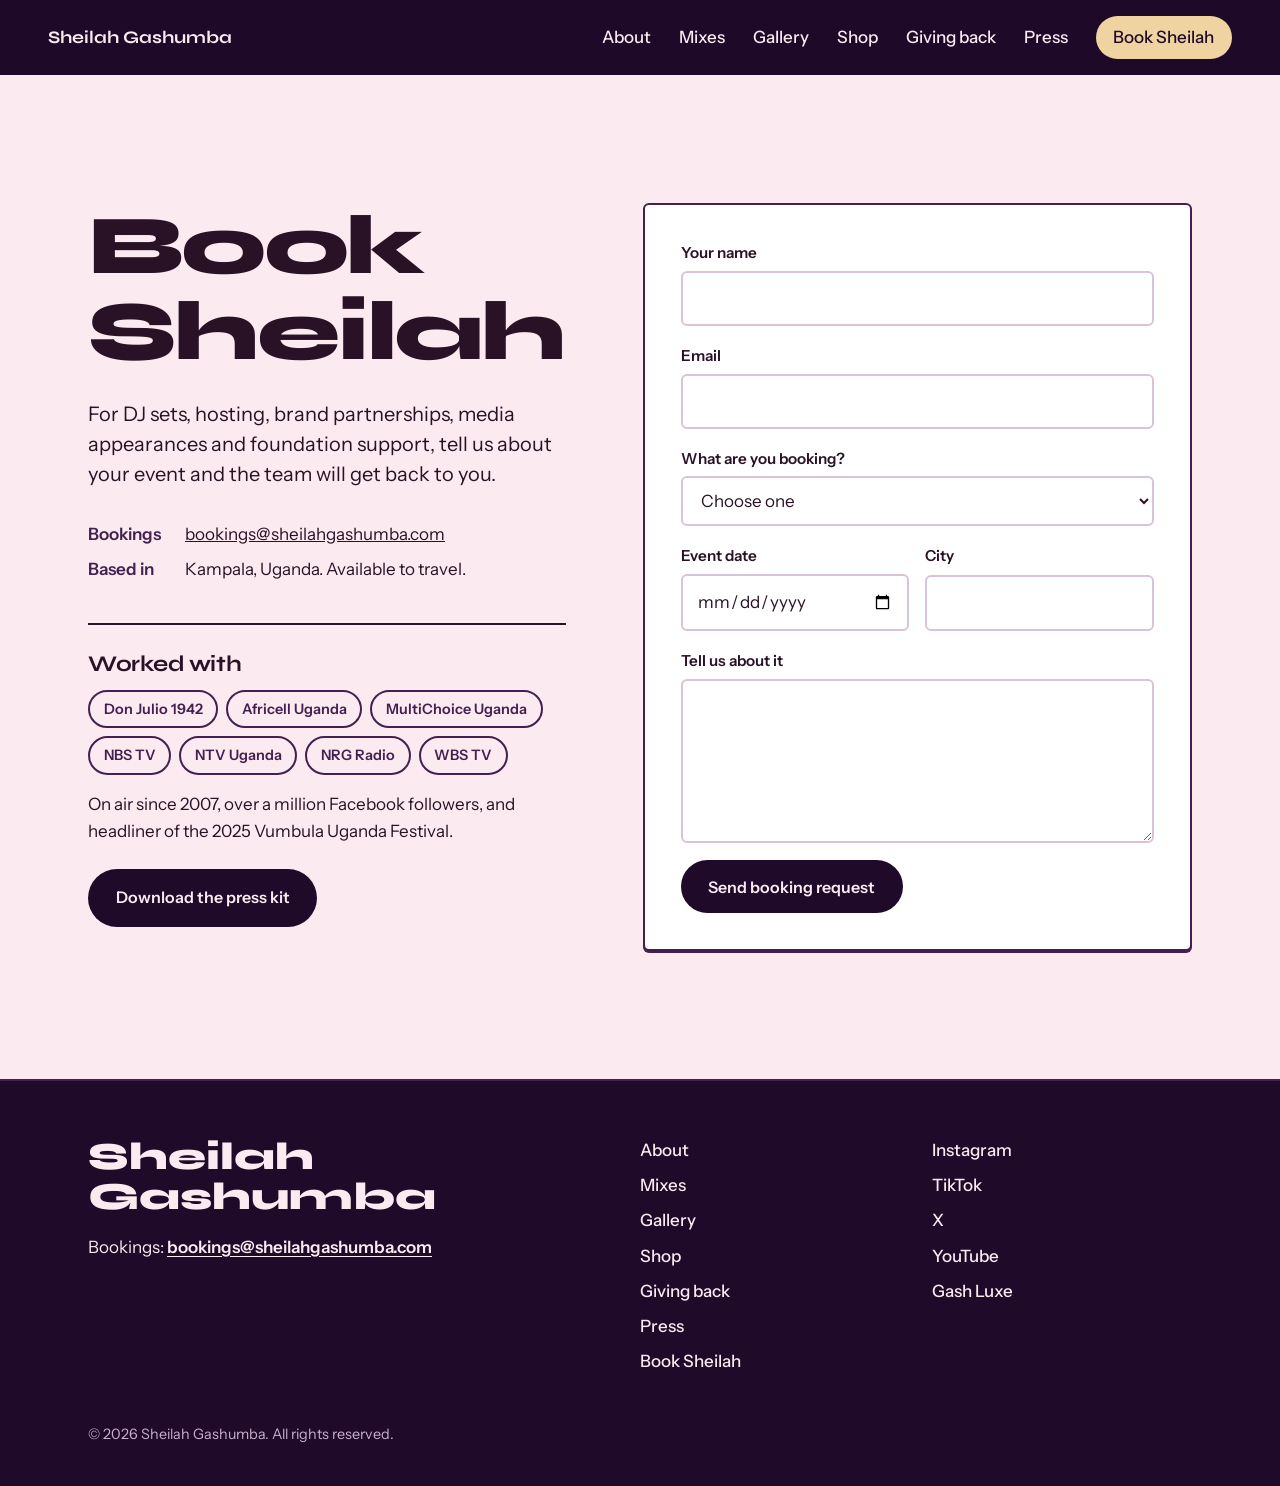
<file: book/index.html>
<!doctype html>
<html lang="en">
<head>
  <meta charset="utf-8">
  <meta name="viewport" content="width=device-width, initial-scale=1">
  <title>Book Sheilah Gashumba | DJ, Host &amp; Brand Partnerships</title>
  <meta name="description" content="Book Sheilah Gashumba for DJ sets as DJ Lil Stunner, event hosting, brand partnerships, media appearances and foundation support, in Uganda and abroad.">
  <link rel="canonical" href="https://sheilahgashumba.com/book/">
  <meta property="og:url" content="https://sheilahgashumba.com/book/">
  <meta property="og:site_name" content="Sheilah Gashumba">
  <meta name="twitter:card" content="summary_large_image">
  <meta property="og:title" content="Book Sheilah Gashumba | DJ, Host &amp; Brand Partnerships">
  <meta property="og:description" content="Book Sheilah Gashumba for DJ sets as DJ Lil Stunner, event hosting, brand partnerships, media appearances and foundation support, in Uganda and abroad.">
  <meta property="og:image" content="https://sheilahgashumba.com/assets/og-image.jpg">
  <meta property="og:image:width" content="1200">
  <meta property="og:image:height" content="630">
  <meta property="og:type" content="website">
  <meta name="theme-color" content="#1F0A29">
  <link rel="icon" href="/favicon.ico" sizes="48x48">
  <link rel="icon" href="/favicon.svg" type="image/svg+xml">
  <link rel="apple-touch-icon" href="/apple-touch-icon.png">
  <link rel="manifest" href="/site.webmanifest">
  <link rel="preconnect" href="https://fonts.googleapis.com">
  <link rel="preconnect" href="https://fonts.gstatic.com" crossorigin>
  <link href="https://fonts.googleapis.com/css2?family=Instrument+Sans:wght@400;500;600&family=Syne:wght@600;700;800&display=swap" rel="stylesheet">
  <link rel="stylesheet" href="/styles.css">
</head>
<body>
  <a class="skip" href="#main">Skip to content</a>

  <header class="nav">
    <a class="nav__brand" href="/">Sheilah Gashumba</a>
    <button class="nav__toggle" aria-expanded="false" aria-controls="nav-links">Menu</button>
    <nav id="nav-links" class="nav__links" aria-label="Main">
      <a href="/about/">About</a>
      <a href="/mixes/">Mixes</a>
      <a href="/gallery/">Gallery</a>
      <a href="/shop/">Shop</a>
      <a href="/giving-back/">Giving back</a>
      <a href="/press/">Press</a>
      <a class="nav__cta" href="/book/" aria-current="page">Book Sheilah</a>
    </nav>
  </header>

  <main id="main">
    <!-- BOOKING -->
    <section class="book light" id="book">
      <div class="wrap book__grid">
        <div>
          <h1 class="page-title">Book Sheilah</h1>
          <p class="lead">For DJ sets, hosting, brand partnerships, media appearances and foundation support, tell us about your event and the team will get back to you.</p>
          <dl class="contact">
            <dt>Bookings</dt>
            <dd><a href="mailto:bookings@sheilahgashumba.com">bookings@sheilahgashumba.com</a></dd>
            <dt>Based in</dt>
            <dd>Kampala, Uganda. Available to travel.</dd>
          </dl>
          <div class="proof">
            <h2 class="proof__title">Worked with</h2>
            <ul class="proof__list">
              <li>Don Julio 1942</li>
              <li>Africell Uganda</li>
              <li>MultiChoice Uganda</li>
              <li>NBS TV</li>
              <li>NTV Uganda</li>
              <li>NRG Radio</li>
              <li>WBS TV</li>
            </ul>
            <p>On air since 2007, over a million Facebook followers, and headliner of the 2025 Vumbula Uganda Festival.</p>
            <div class="about-actions">
              <a class="btn btn--plum" href="/assets/sheilah-gashumba-press-kit.pdf" download>Download the press kit</a>
              <a class="btn btn--outline" href="https://wa.me/" target="_blank" rel="noopener" data-whatsapp hidden>Message on WhatsApp</a>
            </div>
          </div>
        </div>

        <form class="form" id="booking-form" novalidate>
          <div class="field">
            <label for="f-name">Your name</label>
            <input id="f-name" name="name" type="text" autocomplete="name" required>
          </div>
          <div class="field">
            <label for="f-email">Email</label>
            <input id="f-email" name="email" type="email" autocomplete="email" required>
          </div>
          <div class="field">
            <label for="f-type">What are you booking?</label>
            <select id="f-type" name="type" required>
              <option value="">Choose one</option>
              <option>DJ set</option>
              <option>Hosting or MC</option>
              <option>Brand partnership</option>
              <option>Media appearance or interview</option>
              <option>Foundation partnership or donation</option>
              <option>Something else</option>
            </select>
          </div>
          <div class="field field--half">
            <label for="f-date">Event date</label>
            <input id="f-date" name="date" type="date">
          </div>
          <div class="field field--half">
            <label for="f-place">City</label>
            <input id="f-place" name="city" type="text" autocomplete="address-level2">
          </div>
          <div class="field">
            <label for="f-msg">Tell us about it</label>
            <textarea id="f-msg" name="message" rows="5" required></textarea>
          </div>
          <p class="form__error" id="form-error" role="alert" hidden></p>
          <button class="btn btn--plum" type="submit">Send booking request</button>
          <p class="form__done" id="form-done" role="status" hidden>Booking request ready. Your email app should open with the details filled in. Just press send.</p>
        </form>
      </div>
    </section>
  </main>

  <footer class="footer">
    <div class="wrap footer__inner">
      <div>
        <p class="footer__name">Sheilah Gashumba</p>
        <p class="footer__contact">Bookings: <a href="mailto:bookings@sheilahgashumba.com">bookings@sheilahgashumba.com</a></p>
      </div>
      <nav aria-label="Footer">
        <ul class="footer__links">
          <li><a href="/about/">About</a></li>
          <li><a href="/mixes/">Mixes</a></li>
          <li><a href="/gallery/">Gallery</a></li>
          <li><a href="/shop/">Shop</a></li>
          <li><a href="/giving-back/">Giving back</a></li>
          <li><a href="/press/">Press</a></li>
          <li><a href="/book/">Book Sheilah</a></li>
        </ul>
      </nav>
      <ul class="footer__links">
        <li><a href="https://www.instagram.com/sheilahgashumba/" target="_blank" rel="noopener">Instagram</a></li>
        <li><a href="https://www.tiktok.com/@sheilahgashumba" target="_blank" rel="noopener">TikTok</a></li>
        <li><a href="https://x.com/sheilahgashumba" target="_blank" rel="noopener">X</a></li>
        <li><a href="https://www.youtube.com/@sheilahgashumbathelilstunner" target="_blank" rel="noopener">YouTube</a></li>
        <li><a href="https://gashluxe.com/" target="_blank" rel="noopener">Gash Luxe</a></li>
      </ul>
      <p class="footer__small">&copy; <span id="year">2026</span> Sheilah Gashumba. All rights reserved.</p>
    </div>
  </footer>

  <a class="wa" href="https://wa.me/" target="_blank" rel="noopener" data-whatsapp hidden>
    <svg viewBox="0 0 24 24" width="22" height="22" aria-hidden="true"><path fill="currentColor" d="M12 2a10 10 0 0 0-8.6 15.1L2 22l5-1.3A10 10 0 1 0 12 2Zm0 18a8 8 0 0 1-4.1-1.1l-.3-.2-3 .8.8-2.9-.2-.3A8 8 0 1 1 12 20Zm4.4-6c-.2-.1-1.4-.7-1.7-.8-.2-.1-.4-.1-.5.1l-.8.9c-.1.2-.3.2-.5.1a6.6 6.6 0 0 1-3.3-2.9c-.2-.4.2-.4.7-1.3.1-.2 0-.3 0-.4l-.8-1.8c-.2-.5-.4-.4-.5-.4h-.5a1 1 0 0 0-.7.3 3 3 0 0 0-.9 2.2 5.2 5.2 0 0 0 1.1 2.7 11.8 11.8 0 0 0 4.5 4c1.7.7 2.3.8 3.2.6a2.7 2.7 0 0 0 1.8-1.3 2.2 2.2 0 0 0 .1-1.3c0-.1-.2-.2-.4-.3Z"/></svg>
    <span>WhatsApp</span>
  </a>
  <script src="/script.js"></script>
</body>
</html>
</file>
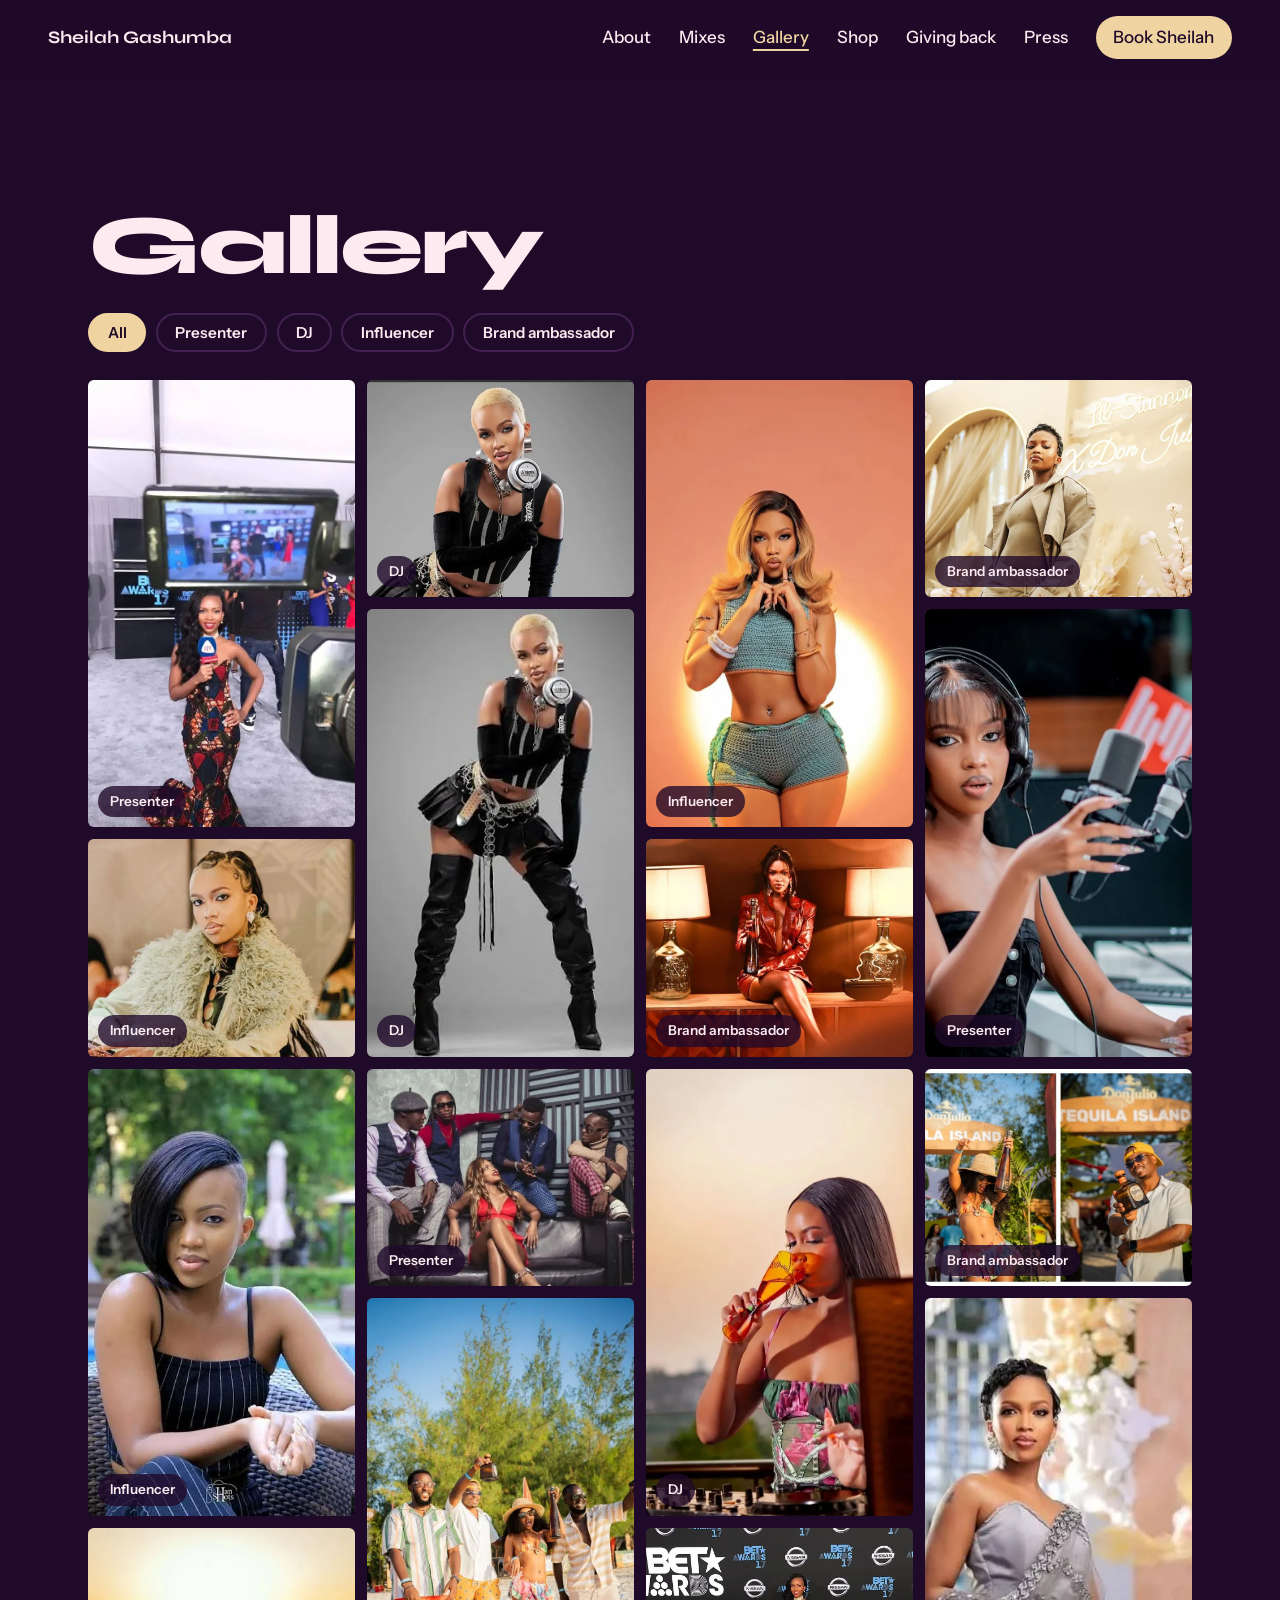
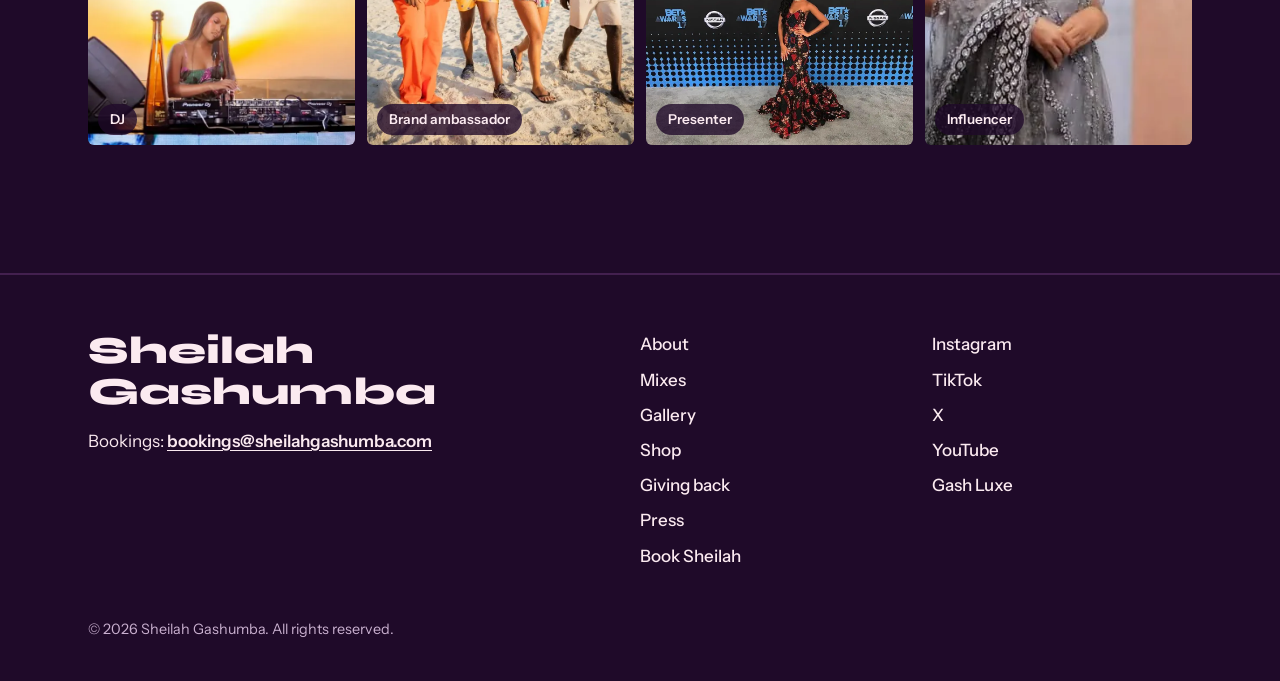
<file: gallery/index.html>
<!doctype html>
<html lang="en">
<head>
  <meta charset="utf-8">
  <meta name="viewport" content="width=device-width, initial-scale=1">
  <title>Photos of Sheilah Gashumba | Gallery</title>
  <meta name="description" content="Photos of Sheilah Gashumba on TV and radio, behind the decks as DJ Lil Stunner, in fashion shoots and at Don Julio 1942 brand events.">
  <link rel="canonical" href="https://sheilahgashumba.com/gallery/">
  <meta property="og:url" content="https://sheilahgashumba.com/gallery/">
  <meta property="og:site_name" content="Sheilah Gashumba">
  <meta name="twitter:card" content="summary_large_image">
  <meta property="og:title" content="Photos of Sheilah Gashumba | Gallery">
  <meta property="og:description" content="Photos of Sheilah Gashumba on TV and radio, behind the decks as DJ Lil Stunner, in fashion shoots and at Don Julio 1942 brand events.">
  <meta property="og:image" content="https://sheilahgashumba.com/assets/og-image.jpg">
  <meta property="og:image:width" content="1200">
  <meta property="og:image:height" content="630">
  <meta property="og:type" content="website">
  <meta name="theme-color" content="#1F0A29">
  <link rel="icon" href="/favicon.ico" sizes="48x48">
  <link rel="icon" href="/favicon.svg" type="image/svg+xml">
  <link rel="apple-touch-icon" href="/apple-touch-icon.png">
  <link rel="manifest" href="/site.webmanifest">
  <link rel="preconnect" href="https://fonts.googleapis.com">
  <link rel="preconnect" href="https://fonts.gstatic.com" crossorigin>
  <link href="https://fonts.googleapis.com/css2?family=Instrument+Sans:wght@400;500;600&family=Syne:wght@600;700;800&display=swap" rel="stylesheet">
  <link rel="stylesheet" href="/styles.css">
</head>
<body>
  <a class="skip" href="#main">Skip to content</a>

  <header class="nav">
    <a class="nav__brand" href="/">Sheilah Gashumba</a>
    <button class="nav__toggle" aria-expanded="false" aria-controls="nav-links">Menu</button>
    <nav id="nav-links" class="nav__links" aria-label="Main">
      <a href="/about/">About</a>
      <a href="/mixes/">Mixes</a>
      <a href="/gallery/" aria-current="page">Gallery</a>
      <a href="/shop/">Shop</a>
      <a href="/giving-back/">Giving back</a>
      <a href="/press/">Press</a>
      <a class="nav__cta" href="/book/">Book Sheilah</a>
    </nav>
  </header>

  <main id="main">
    <!-- GALLERY -->
    <section class="gallery" id="gallery">
      <div class="wrap">
        <h1 class="page-title">Gallery</h1>
        <div class="filters" role="group" aria-label="Filter photos">
          <button class="filter" aria-pressed="true" data-filter="all">All</button>
          <button class="filter" aria-pressed="false" data-filter="presenter">Presenter</button>
          <button class="filter" aria-pressed="false" data-filter="dj">DJ</button>
          <button class="filter" aria-pressed="false" data-filter="influencer">Influencer</button>
          <button class="filter" aria-pressed="false" data-filter="brand">Brand ambassador</button>
        </div>
        <div class="gallery__grid">
          <figure class="frame tile tile--tall" data-role="presenter">
            <button class="tile__open" type="button"><img src="/assets/gallery/presenter-1.webp" width="810" height="1080" alt="Sheilah Gashumba reporting from the BET Awards red carpet" loading="lazy"></button>
            <figcaption>Presenter</figcaption>
          </figure>
          <figure class="frame tile" data-role="dj">
            <button class="tile__open" type="button"><img src="/assets/gallery/dj-3.webp" width="1100" height="790" alt="Sheilah Gashumba in DJ headphones" loading="lazy"></button>
            <figcaption>DJ</figcaption>
          </figure>
          <figure class="frame tile tile--tall" data-role="influencer">
            <button class="tile__open" type="button"><img src="/assets/gallery/influencer-1.webp" width="825" height="1100" alt="Sheilah Gashumba in a teal crochet set" loading="lazy"></button>
            <figcaption>Influencer</figcaption>
          </figure>
          <figure class="frame tile" data-role="brand">
            <button class="tile__open" type="button"><img src="/assets/gallery/brand-1.webp" width="1100" height="788" alt="Sheilah Gashumba at the Lil Stunner x Don Julio event" loading="lazy"></button>
            <figcaption>Brand ambassador</figcaption>
          </figure>
          <figure class="frame tile tile--tall" data-role="dj">
            <button class="tile__open" type="button"><img src="/assets/gallery/dj-1.webp" width="399" height="501" alt="Sheilah Gashumba in a DJ shoot with headphones" loading="lazy"></button>
            <figcaption>DJ</figcaption>
          </figure>
          <figure class="frame tile tile--tall" data-role="presenter">
            <button class="tile__open" type="button"><img src="/assets/gallery/presenter-2.webp" width="1096" height="1100" alt="Sheilah Gashumba on air at NRG Radio" loading="lazy"></button>
            <figcaption>Presenter</figcaption>
          </figure>
          <figure class="frame tile" data-role="influencer">
            <button class="tile__open" type="button"><img src="/assets/gallery/influencer-4.webp" width="1080" height="608" alt="Sheilah Gashumba in a feathered jacket" loading="lazy"></button>
            <figcaption>Influencer</figcaption>
          </figure>
          <figure class="frame tile" data-role="brand">
            <button class="tile__open" type="button"><img src="/assets/gallery/brand-3.webp" width="1100" height="697" alt="Sheilah Gashumba in red leather for a campaign shoot" loading="lazy"></button>
            <figcaption>Brand ambassador</figcaption>
          </figure>
          <figure class="frame tile tile--tall" data-role="influencer">
            <button class="tile__open" type="button"><img src="/assets/gallery/influencer-2.webp" width="452" height="678" alt="Sheilah Gashumba poolside in pinstripes" loading="lazy"></button>
            <figcaption>Influencer</figcaption>
          </figure>
          <figure class="frame tile" data-role="presenter">
            <button class="tile__open" type="button"><img src="/assets/gallery/presenter-3.webp" width="750" height="533" alt="Sheilah Gashumba with the After 5 presenters" loading="lazy"></button>
            <figcaption>Presenter</figcaption>
          </figure>
          <figure class="frame tile tile--tall" data-role="dj">
            <button class="tile__open" type="button"><img src="/assets/gallery/dj-2.webp" width="825" height="1100" alt="Sheilah Gashumba at the decks" loading="lazy"></button>
            <figcaption>DJ</figcaption>
          </figure>
          <figure class="frame tile" data-role="brand">
            <button class="tile__open" type="button"><img src="/assets/gallery/brand-2.webp" width="1100" height="702" alt="Sheilah Gashumba at Don Julio Tequila Island" loading="lazy"></button>
            <figcaption>Brand ambassador</figcaption>
          </figure>
          <figure class="frame tile tile--tall" data-role="brand">
            <button class="tile__open" type="button"><img src="/assets/gallery/brand-4.webp" width="785" height="1100" alt="Sheilah Gashumba with friends at Tequila Island" loading="lazy"></button>
            <figcaption>Brand ambassador</figcaption>
          </figure>
          <figure class="frame tile tile--tall" data-role="influencer">
            <button class="tile__open" type="button"><img src="/assets/gallery/influencer-3.webp" width="387" height="516" alt="Sheilah Gashumba in an embellished grey gown" loading="lazy"></button>
            <figcaption>Influencer</figcaption>
          </figure>
          <figure class="frame tile" data-role="dj">
            <button class="tile__open" type="button"><img src="/assets/gallery/dj-4.webp" width="750" height="500" alt="Sheilah Gashumba playing a sunset DJ set" loading="lazy"></button>
            <figcaption>DJ</figcaption>
          </figure>
          <figure class="frame tile" data-role="presenter">
            <button class="tile__open" type="button"><img src="/assets/gallery/presenter-4.webp" width="1080" height="810" alt="Sheilah Gashumba on the BET Awards red carpet" loading="lazy"></button>
            <figcaption>Presenter</figcaption>
          </figure>
        </div>
      </div>
    </section>

    <dialog class="lightbox" id="lightbox" aria-label="Photo viewer">
      <div class="lightbox__bar">
        <p class="lightbox__count" aria-live="polite"></p>
        <button class="lb-btn" type="button" data-lb="close">Close</button>
      </div>
      <div class="lightbox__stage">
        <button class="lb-btn" type="button" data-lb="prev" aria-label="Previous photo">Prev</button>
        <img class="lightbox__img" alt="">
        <button class="lb-btn" type="button" data-lb="next" aria-label="Next photo">Next</button>
      </div>
      <p class="lightbox__caption"></p>
    </dialog>

  </main>

  <footer class="footer">
    <div class="wrap footer__inner">
      <div>
        <p class="footer__name">Sheilah Gashumba</p>
        <p class="footer__contact">Bookings: <a href="mailto:bookings@sheilahgashumba.com">bookings@sheilahgashumba.com</a></p>
      </div>
      <nav aria-label="Footer">
        <ul class="footer__links">
          <li><a href="/about/">About</a></li>
          <li><a href="/mixes/">Mixes</a></li>
          <li><a href="/gallery/">Gallery</a></li>
          <li><a href="/shop/">Shop</a></li>
          <li><a href="/giving-back/">Giving back</a></li>
          <li><a href="/press/">Press</a></li>
          <li><a href="/book/">Book Sheilah</a></li>
        </ul>
      </nav>
      <ul class="footer__links">
        <li><a href="https://www.instagram.com/sheilahgashumba/" target="_blank" rel="noopener">Instagram</a></li>
        <li><a href="https://www.tiktok.com/@sheilahgashumba" target="_blank" rel="noopener">TikTok</a></li>
        <li><a href="https://x.com/sheilahgashumba" target="_blank" rel="noopener">X</a></li>
        <li><a href="https://www.youtube.com/@sheilahgashumbathelilstunner" target="_blank" rel="noopener">YouTube</a></li>
        <li><a href="https://gashluxe.com/" target="_blank" rel="noopener">Gash Luxe</a></li>
      </ul>
      <p class="footer__small">&copy; <span id="year">2026</span> Sheilah Gashumba. All rights reserved.</p>
    </div>
  </footer>

  <a class="wa" href="https://wa.me/" target="_blank" rel="noopener" data-whatsapp hidden>
    <svg viewBox="0 0 24 24" width="22" height="22" aria-hidden="true"><path fill="currentColor" d="M12 2a10 10 0 0 0-8.6 15.1L2 22l5-1.3A10 10 0 1 0 12 2Zm0 18a8 8 0 0 1-4.1-1.1l-.3-.2-3 .8.8-2.9-.2-.3A8 8 0 1 1 12 20Zm4.4-6c-.2-.1-1.4-.7-1.7-.8-.2-.1-.4-.1-.5.1l-.8.9c-.1.2-.3.2-.5.1a6.6 6.6 0 0 1-3.3-2.9c-.2-.4.2-.4.7-1.3.1-.2 0-.3 0-.4l-.8-1.8c-.2-.5-.4-.4-.5-.4h-.5a1 1 0 0 0-.7.3 3 3 0 0 0-.9 2.2 5.2 5.2 0 0 0 1.1 2.7 11.8 11.8 0 0 0 4.5 4c1.7.7 2.3.8 3.2.6a2.7 2.7 0 0 0 1.8-1.3 2.2 2.2 0 0 0 .1-1.3c0-.1-.2-.2-.4-.3Z"/></svg>
    <span>WhatsApp</span>
  </a>
  <script src="/script.js"></script>
</body>
</html>
</file>
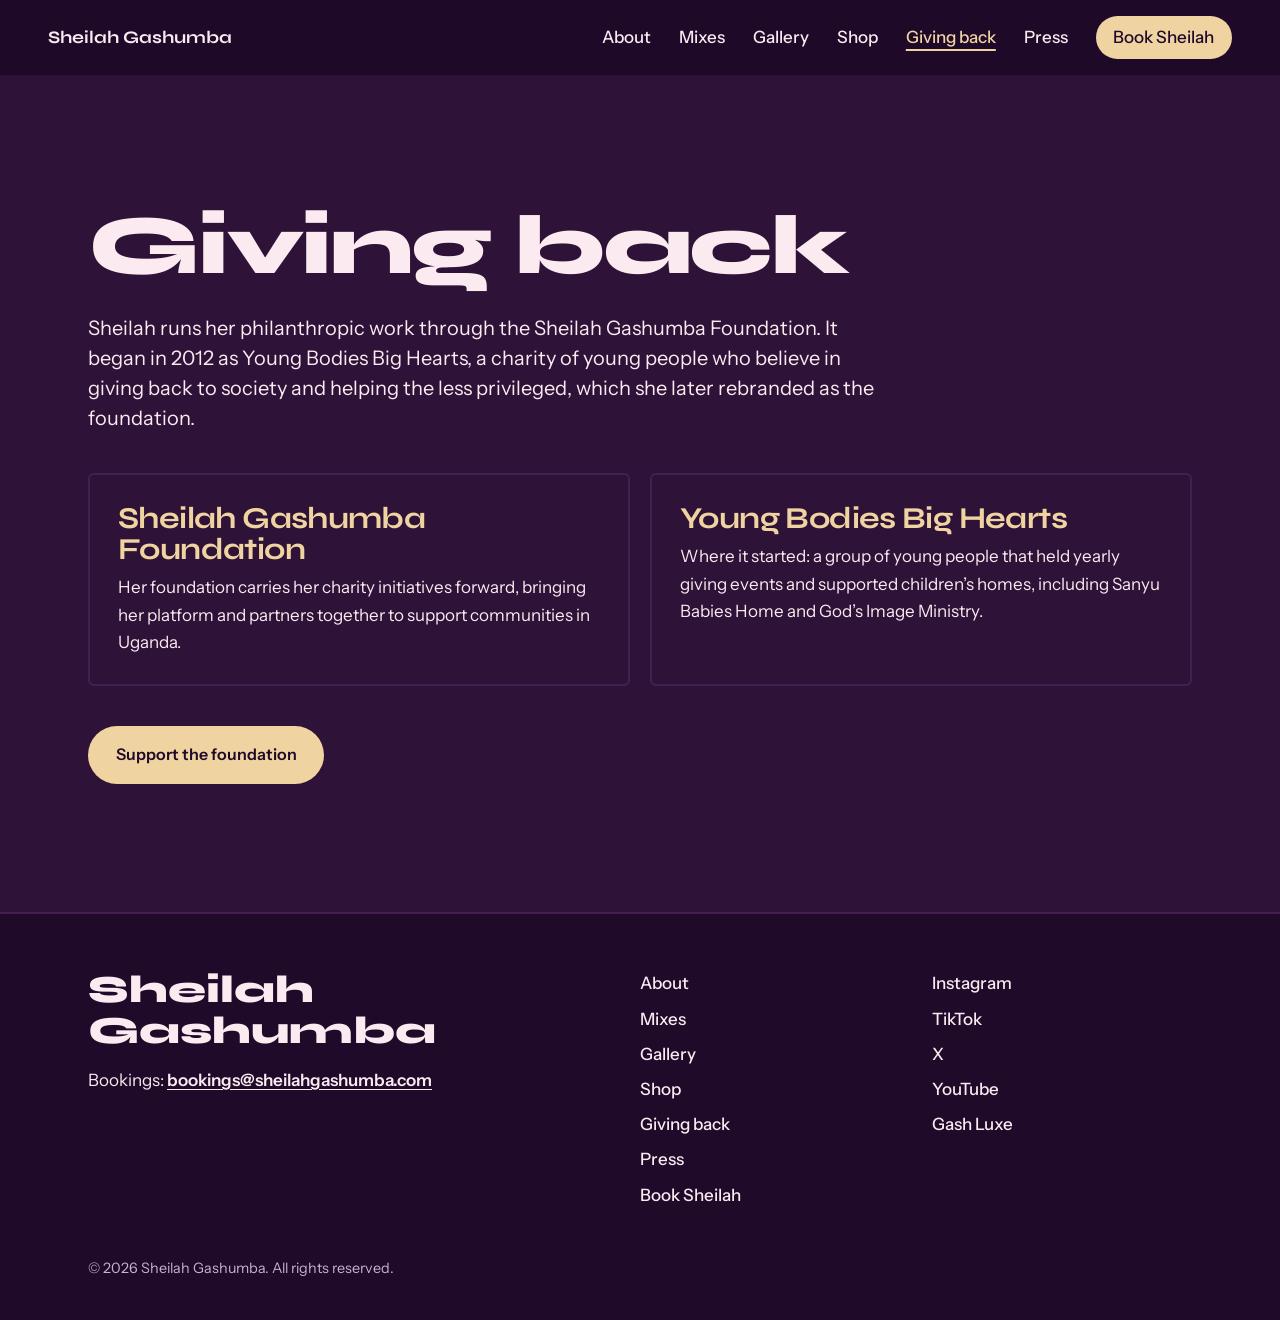
<file: giving-back/index.html>
<!doctype html>
<html lang="en">
<head>
  <meta charset="utf-8">
  <meta name="viewport" content="width=device-width, initial-scale=1">
  <title>Sheilah Gashumba Foundation | Giving Back</title>
  <meta name="description" content="The Sheilah Gashumba Foundation grew out of Young Bodies Big Hearts, the charity she started in 2012 to support children’s homes and communities in Uganda.">
  <link rel="canonical" href="https://sheilahgashumba.com/giving-back/">
  <meta property="og:url" content="https://sheilahgashumba.com/giving-back/">
  <meta property="og:site_name" content="Sheilah Gashumba">
  <meta name="twitter:card" content="summary_large_image">
  <meta property="og:title" content="Sheilah Gashumba Foundation | Giving Back">
  <meta property="og:description" content="The Sheilah Gashumba Foundation grew out of Young Bodies Big Hearts, the charity she started in 2012 to support children’s homes and communities in Uganda.">
  <meta property="og:image" content="https://sheilahgashumba.com/assets/og-image.jpg">
  <meta property="og:image:width" content="1200">
  <meta property="og:image:height" content="630">
  <meta property="og:type" content="website">
  <meta name="theme-color" content="#1F0A29">
  <link rel="icon" href="/favicon.ico" sizes="48x48">
  <link rel="icon" href="/favicon.svg" type="image/svg+xml">
  <link rel="apple-touch-icon" href="/apple-touch-icon.png">
  <link rel="manifest" href="/site.webmanifest">
  <link rel="preconnect" href="https://fonts.googleapis.com">
  <link rel="preconnect" href="https://fonts.gstatic.com" crossorigin>
  <link href="https://fonts.googleapis.com/css2?family=Instrument+Sans:wght@400;500;600&family=Syne:wght@600;700;800&display=swap" rel="stylesheet">
  <link rel="stylesheet" href="/styles.css">
</head>
<body>
  <a class="skip" href="#main">Skip to content</a>

  <header class="nav">
    <a class="nav__brand" href="/">Sheilah Gashumba</a>
    <button class="nav__toggle" aria-expanded="false" aria-controls="nav-links">Menu</button>
    <nav id="nav-links" class="nav__links" aria-label="Main">
      <a href="/about/">About</a>
      <a href="/mixes/">Mixes</a>
      <a href="/gallery/">Gallery</a>
      <a href="/shop/">Shop</a>
      <a href="/giving-back/" aria-current="page">Giving back</a>
      <a href="/press/">Press</a>
      <a class="nav__cta" href="/book/">Book Sheilah</a>
    </nav>
  </header>

  <main id="main">
    <!-- GIVING BACK -->
    <section class="giving" id="giving">
      <div class="wrap">
        <h1 class="page-title">Giving back</h1>
        <p class="lead">Sheilah runs her philanthropic work through the Sheilah Gashumba Foundation. It began in 2012 as Young Bodies Big Hearts, a charity of young people who believe in giving back to society and helping the less privileged, which she later rebranded as the foundation.</p>
        <div class="giving__grid">
          <article>
            <h3>Sheilah Gashumba Foundation</h3>
            <p>Her foundation carries her charity initiatives forward, bringing her platform and partners together to support communities in Uganda.</p>
          </article>
          <article>
            <h3>Young Bodies Big Hearts</h3>
            <p>Where it started: a group of young people that held yearly giving events and supported children’s homes, including Sanyu Babies Home and God’s Image Ministry.</p>
          </article>
        </div>
        <a class="btn btn--gold" href="/book/?type=foundation">Support the foundation</a>
      </div>
    </section>

  </main>

  <footer class="footer">
    <div class="wrap footer__inner">
      <div>
        <p class="footer__name">Sheilah Gashumba</p>
        <p class="footer__contact">Bookings: <a href="mailto:bookings@sheilahgashumba.com">bookings@sheilahgashumba.com</a></p>
      </div>
      <nav aria-label="Footer">
        <ul class="footer__links">
          <li><a href="/about/">About</a></li>
          <li><a href="/mixes/">Mixes</a></li>
          <li><a href="/gallery/">Gallery</a></li>
          <li><a href="/shop/">Shop</a></li>
          <li><a href="/giving-back/">Giving back</a></li>
          <li><a href="/press/">Press</a></li>
          <li><a href="/book/">Book Sheilah</a></li>
        </ul>
      </nav>
      <ul class="footer__links">
        <li><a href="https://www.instagram.com/sheilahgashumba/" target="_blank" rel="noopener">Instagram</a></li>
        <li><a href="https://www.tiktok.com/@sheilahgashumba" target="_blank" rel="noopener">TikTok</a></li>
        <li><a href="https://x.com/sheilahgashumba" target="_blank" rel="noopener">X</a></li>
        <li><a href="https://www.youtube.com/@sheilahgashumbathelilstunner" target="_blank" rel="noopener">YouTube</a></li>
        <li><a href="https://gashluxe.com/" target="_blank" rel="noopener">Gash Luxe</a></li>
      </ul>
      <p class="footer__small">&copy; <span id="year">2026</span> Sheilah Gashumba. All rights reserved.</p>
    </div>
  </footer>

  <a class="wa" href="https://wa.me/" target="_blank" rel="noopener" data-whatsapp hidden>
    <svg viewBox="0 0 24 24" width="22" height="22" aria-hidden="true"><path fill="currentColor" d="M12 2a10 10 0 0 0-8.6 15.1L2 22l5-1.3A10 10 0 1 0 12 2Zm0 18a8 8 0 0 1-4.1-1.1l-.3-.2-3 .8.8-2.9-.2-.3A8 8 0 1 1 12 20Zm4.4-6c-.2-.1-1.4-.7-1.7-.8-.2-.1-.4-.1-.5.1l-.8.9c-.1.2-.3.2-.5.1a6.6 6.6 0 0 1-3.3-2.9c-.2-.4.2-.4.7-1.3.1-.2 0-.3 0-.4l-.8-1.8c-.2-.5-.4-.4-.5-.4h-.5a1 1 0 0 0-.7.3 3 3 0 0 0-.9 2.2 5.2 5.2 0 0 0 1.1 2.7 11.8 11.8 0 0 0 4.5 4c1.7.7 2.3.8 3.2.6a2.7 2.7 0 0 0 1.8-1.3 2.2 2.2 0 0 0 .1-1.3c0-.1-.2-.2-.4-.3Z"/></svg>
    <span>WhatsApp</span>
  </a>
  <script src="/script.js"></script>
</body>
</html>
</file>
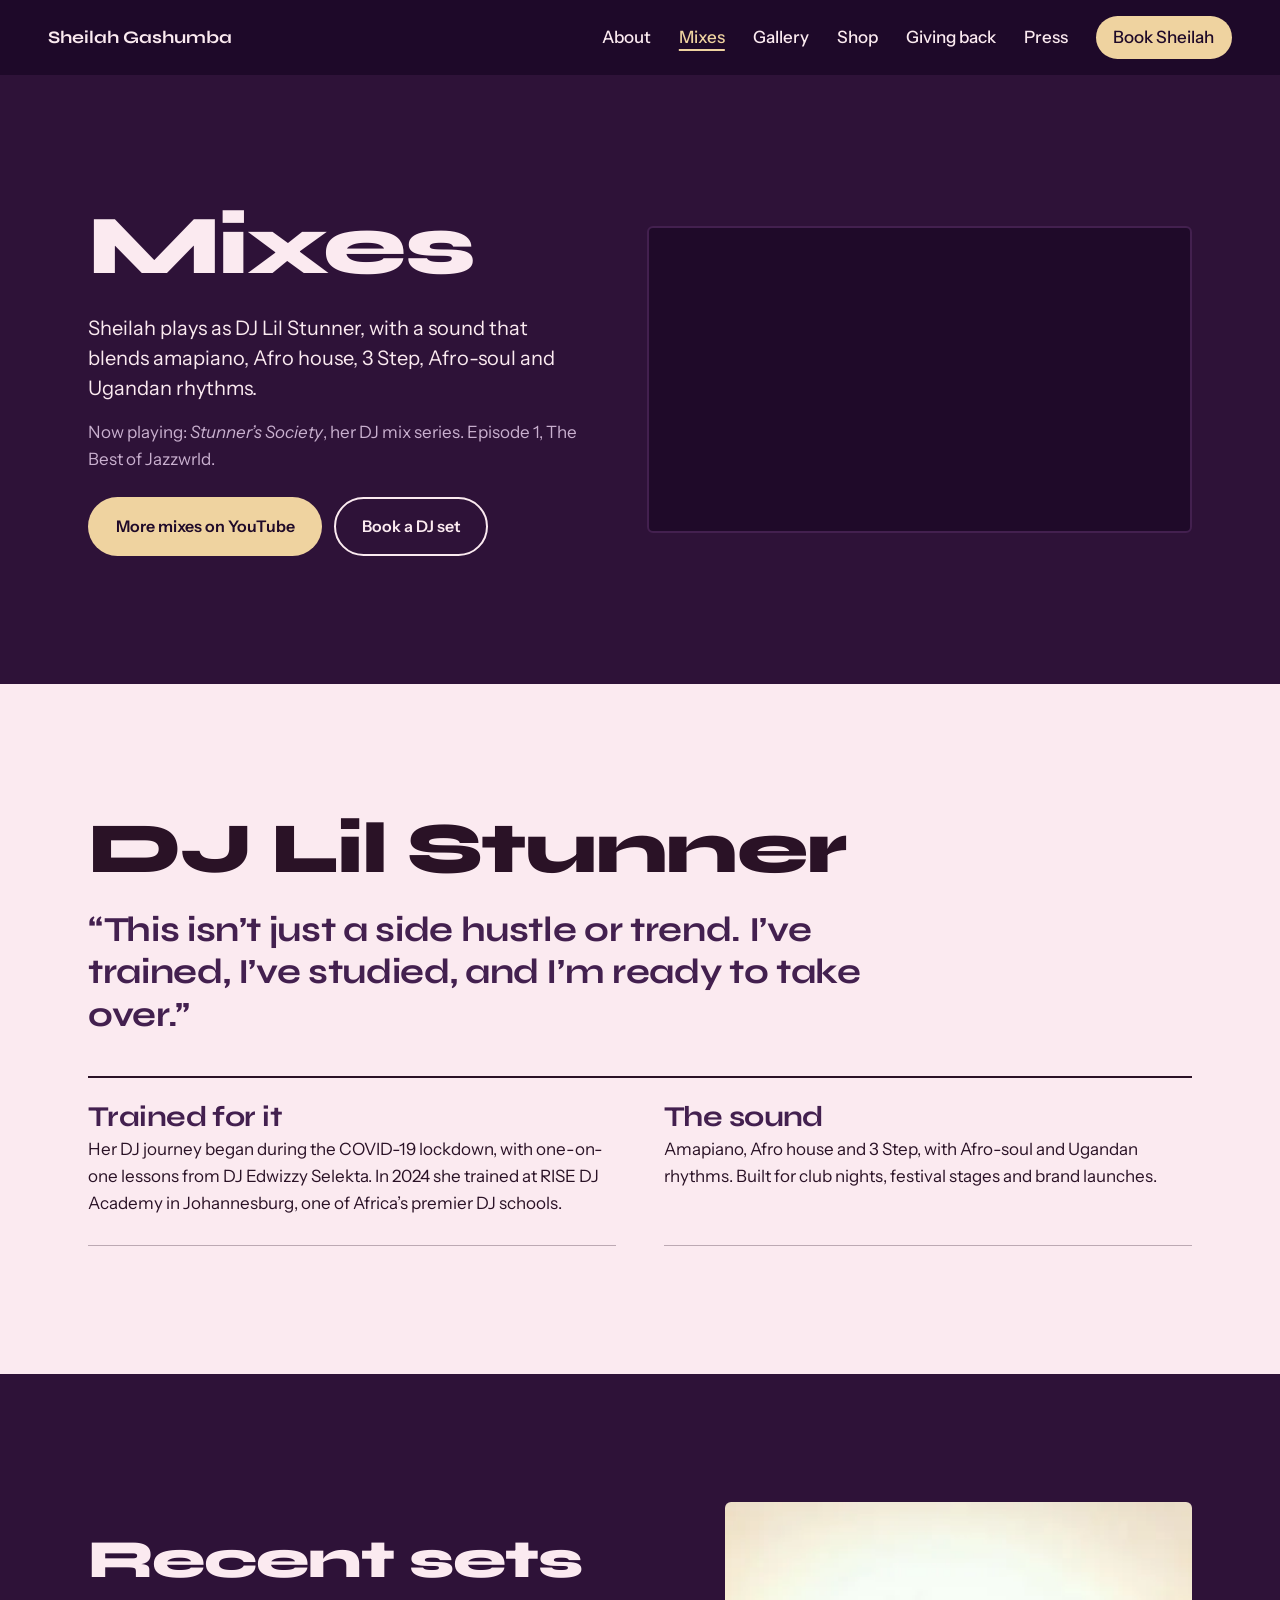
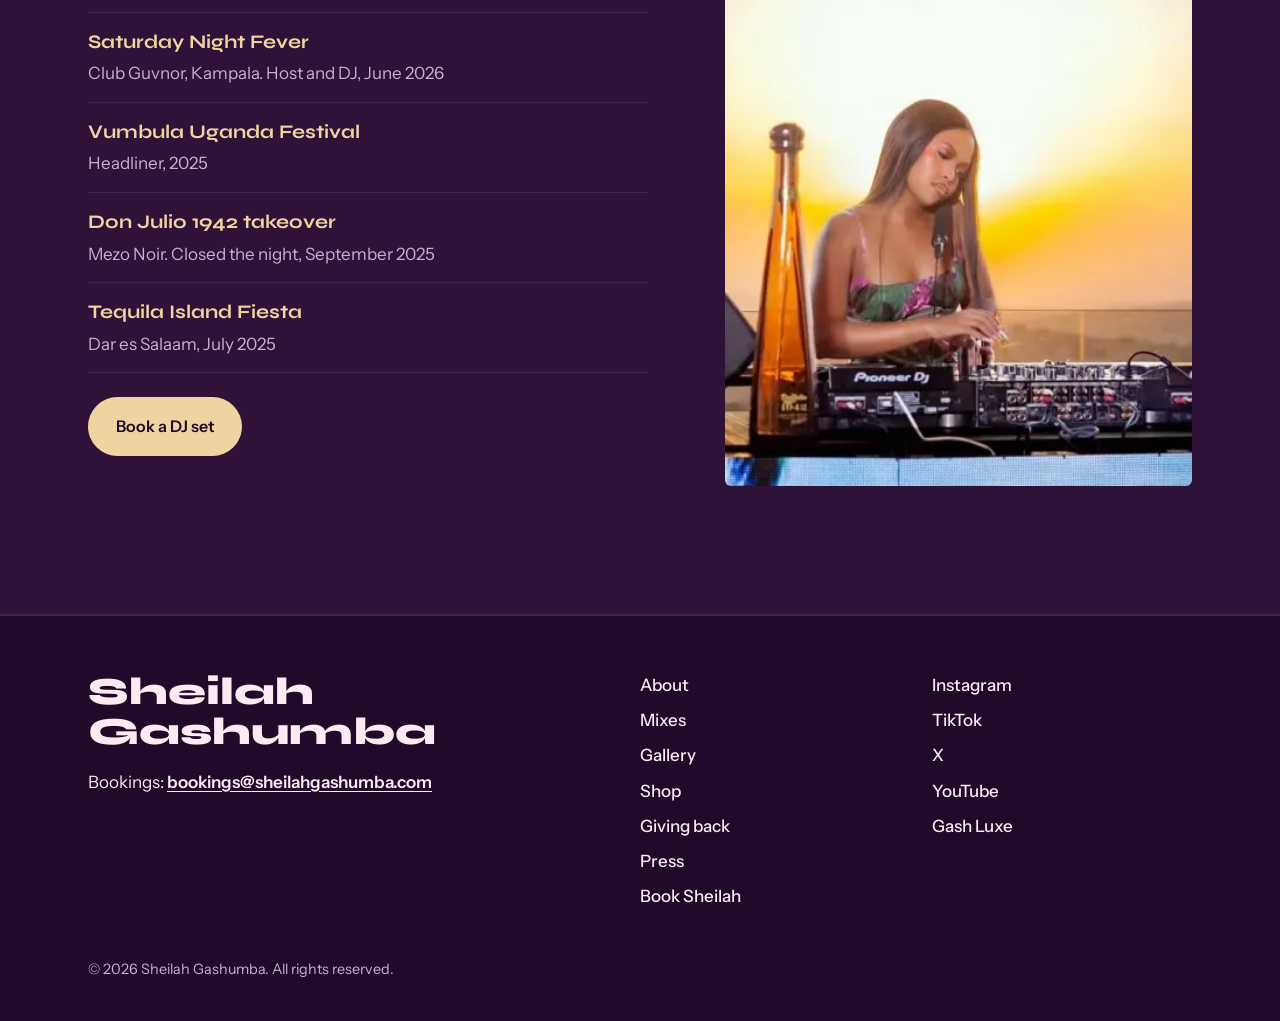
<file: mixes/index.html>
<!doctype html>
<html lang="en">
<head>
  <meta charset="utf-8">
  <meta name="viewport" content="width=device-width, initial-scale=1">
  <title>DJ Lil Stunner Mixes | Sheilah Gashumba</title>
  <meta name="description" content="Watch Stunner’s Society, the DJ mix series by Sheilah Gashumba as DJ Lil Stunner: amapiano, Afro house and 3 Step, plus her recent sets and DJ bookings.">
  <link rel="canonical" href="https://sheilahgashumba.com/mixes/">
  <meta property="og:url" content="https://sheilahgashumba.com/mixes/">
  <meta property="og:site_name" content="Sheilah Gashumba">
  <meta name="twitter:card" content="summary_large_image">
  <meta property="og:title" content="DJ Lil Stunner Mixes | Sheilah Gashumba">
  <meta property="og:description" content="Watch Stunner’s Society, the DJ mix series by Sheilah Gashumba as DJ Lil Stunner: amapiano, Afro house and 3 Step, plus her recent sets and DJ bookings.">
  <meta property="og:image" content="https://sheilahgashumba.com/assets/og-image.jpg">
  <meta property="og:image:width" content="1200">
  <meta property="og:image:height" content="630">
  <meta property="og:type" content="website">
  <meta name="theme-color" content="#1F0A29">
  <link rel="icon" href="/favicon.ico" sizes="48x48">
  <link rel="icon" href="/favicon.svg" type="image/svg+xml">
  <link rel="apple-touch-icon" href="/apple-touch-icon.png">
  <link rel="manifest" href="/site.webmanifest">
  <link rel="preconnect" href="https://fonts.googleapis.com">
  <link rel="preconnect" href="https://fonts.gstatic.com" crossorigin>
  <link href="https://fonts.googleapis.com/css2?family=Instrument+Sans:wght@400;500;600&family=Syne:wght@600;700;800&display=swap" rel="stylesheet">
  <link rel="stylesheet" href="/styles.css">
</head>
<body>
  <a class="skip" href="#main">Skip to content</a>

  <header class="nav">
    <a class="nav__brand" href="/">Sheilah Gashumba</a>
    <button class="nav__toggle" aria-expanded="false" aria-controls="nav-links">Menu</button>
    <nav id="nav-links" class="nav__links" aria-label="Main">
      <a href="/about/">About</a>
      <a href="/mixes/" aria-current="page">Mixes</a>
      <a href="/gallery/">Gallery</a>
      <a href="/shop/">Shop</a>
      <a href="/giving-back/">Giving back</a>
      <a href="/press/">Press</a>
      <a class="nav__cta" href="/book/">Book Sheilah</a>
    </nav>
  </header>

  <main id="main">
    <!-- MIXES -->
    <section class="mixes" id="mixes">
      <div class="wrap mixes__grid">
        <div>
          <h1 class="page-title">Mixes</h1>
          <p class="lead">Sheilah plays as DJ Lil Stunner, with a sound that blends amapiano, Afro house, 3 Step, Afro-soul and Ugandan rhythms.</p>
          <p class="muted">Now playing: <em>Stunner’s Society</em>, her DJ mix series. Episode 1, The Best of Jazzwrld.</p>
          <div class="mixes__links">
            <a class="btn btn--gold" href="https://www.youtube.com/@sheilahgashumbathelilstunner" target="_blank" rel="noopener">More mixes on YouTube</a>
            <a class="btn btn--ghost" href="/book/?type=dj">Book a DJ set</a>
          </div>
        </div>
        <div class="player">
          <iframe src="https://www.youtube-nocookie.com/embed/eOtVqlQegaQ" title="Stunner’s Society, Episode 1: The Best of Jazzwrld. DJ mix by Lil Stunner, Sheilah Gashumba" loading="lazy" allow="accelerometer; autoplay; clipboard-write; encrypted-media; gyroscope; picture-in-picture; web-share" referrerpolicy="strict-origin-when-cross-origin" allowfullscreen></iframe>
        </div>
      </div>
    </section>

    <!-- DJ LIL STUNNER -->
    <section class="light">
      <div class="wrap">
        <h2>DJ Lil Stunner</h2>
        <blockquote class="dj-quote">
          <p>“This isn’t just a side hustle or trend. I’ve trained, I’ve studied, and I’m ready to take over.”</p>
        </blockquote>
        <ul class="credits">
          <li>
            <h3>Trained for it</h3>
            <p>Her DJ journey began during the COVID-19 lockdown, with one-on-one lessons from DJ Edwizzy Selekta. In 2024 she trained at RISE DJ Academy in Johannesburg, one of Africa’s premier DJ schools.</p>
          </li>
          <li>
            <h3>The sound</h3>
            <p>Amapiano, Afro house and 3 Step, with Afro-soul and Ugandan rhythms. Built for club nights, festival stages and brand launches.</p>
          </li>
        </ul>
      </div>
    </section>

    <!-- RECENT SETS -->
    <section class="about-section about-section--alt">
      <div class="wrap about-split">
        <div>
          <h2>Recent sets</h2>
          <ul class="partners">
            <li><strong>Saturday Night Fever</strong><span>Club Guvnor, Kampala. Host and DJ, June 2026</span></li>
            <li><strong>Vumbula Uganda Festival</strong><span>Headliner, 2025</span></li>
            <li><strong>Don Julio 1942 takeover</strong><span>Mezo Noir. Closed the night, September 2025</span></li>
            <li><strong>Tequila Island Fiesta</strong><span>Dar es Salaam, July 2025</span></li>
          </ul>
          <a class="btn btn--gold" href="/book/?type=dj">Book a DJ set</a>
        </div>
        <figure class="frame about-split__photo">
          <img src="/assets/gallery/dj-4.webp" width="750" height="500" alt="Sheilah Gashumba playing a sunset DJ set" loading="lazy">
        </figure>
      </div>
    </section>

  </main>

  <footer class="footer">
    <div class="wrap footer__inner">
      <div>
        <p class="footer__name">Sheilah Gashumba</p>
        <p class="footer__contact">Bookings: <a href="mailto:bookings@sheilahgashumba.com">bookings@sheilahgashumba.com</a></p>
      </div>
      <nav aria-label="Footer">
        <ul class="footer__links">
          <li><a href="/about/">About</a></li>
          <li><a href="/mixes/">Mixes</a></li>
          <li><a href="/gallery/">Gallery</a></li>
          <li><a href="/shop/">Shop</a></li>
          <li><a href="/giving-back/">Giving back</a></li>
          <li><a href="/press/">Press</a></li>
          <li><a href="/book/">Book Sheilah</a></li>
        </ul>
      </nav>
      <ul class="footer__links">
        <li><a href="https://www.instagram.com/sheilahgashumba/" target="_blank" rel="noopener">Instagram</a></li>
        <li><a href="https://www.tiktok.com/@sheilahgashumba" target="_blank" rel="noopener">TikTok</a></li>
        <li><a href="https://x.com/sheilahgashumba" target="_blank" rel="noopener">X</a></li>
        <li><a href="https://www.youtube.com/@sheilahgashumbathelilstunner" target="_blank" rel="noopener">YouTube</a></li>
        <li><a href="https://gashluxe.com/" target="_blank" rel="noopener">Gash Luxe</a></li>
      </ul>
      <p class="footer__small">&copy; <span id="year">2026</span> Sheilah Gashumba. All rights reserved.</p>
    </div>
  </footer>

  <a class="wa" href="https://wa.me/" target="_blank" rel="noopener" data-whatsapp hidden>
    <svg viewBox="0 0 24 24" width="22" height="22" aria-hidden="true"><path fill="currentColor" d="M12 2a10 10 0 0 0-8.6 15.1L2 22l5-1.3A10 10 0 1 0 12 2Zm0 18a8 8 0 0 1-4.1-1.1l-.3-.2-3 .8.8-2.9-.2-.3A8 8 0 1 1 12 20Zm4.4-6c-.2-.1-1.4-.7-1.7-.8-.2-.1-.4-.1-.5.1l-.8.9c-.1.2-.3.2-.5.1a6.6 6.6 0 0 1-3.3-2.9c-.2-.4.2-.4.7-1.3.1-.2 0-.3 0-.4l-.8-1.8c-.2-.5-.4-.4-.5-.4h-.5a1 1 0 0 0-.7.3 3 3 0 0 0-.9 2.2 5.2 5.2 0 0 0 1.1 2.7 11.8 11.8 0 0 0 4.5 4c1.7.7 2.3.8 3.2.6a2.7 2.7 0 0 0 1.8-1.3 2.2 2.2 0 0 0 .1-1.3c0-.1-.2-.2-.4-.3Z"/></svg>
    <span>WhatsApp</span>
  </a>
  <script src="/script.js"></script>
</body>
</html>
</file>
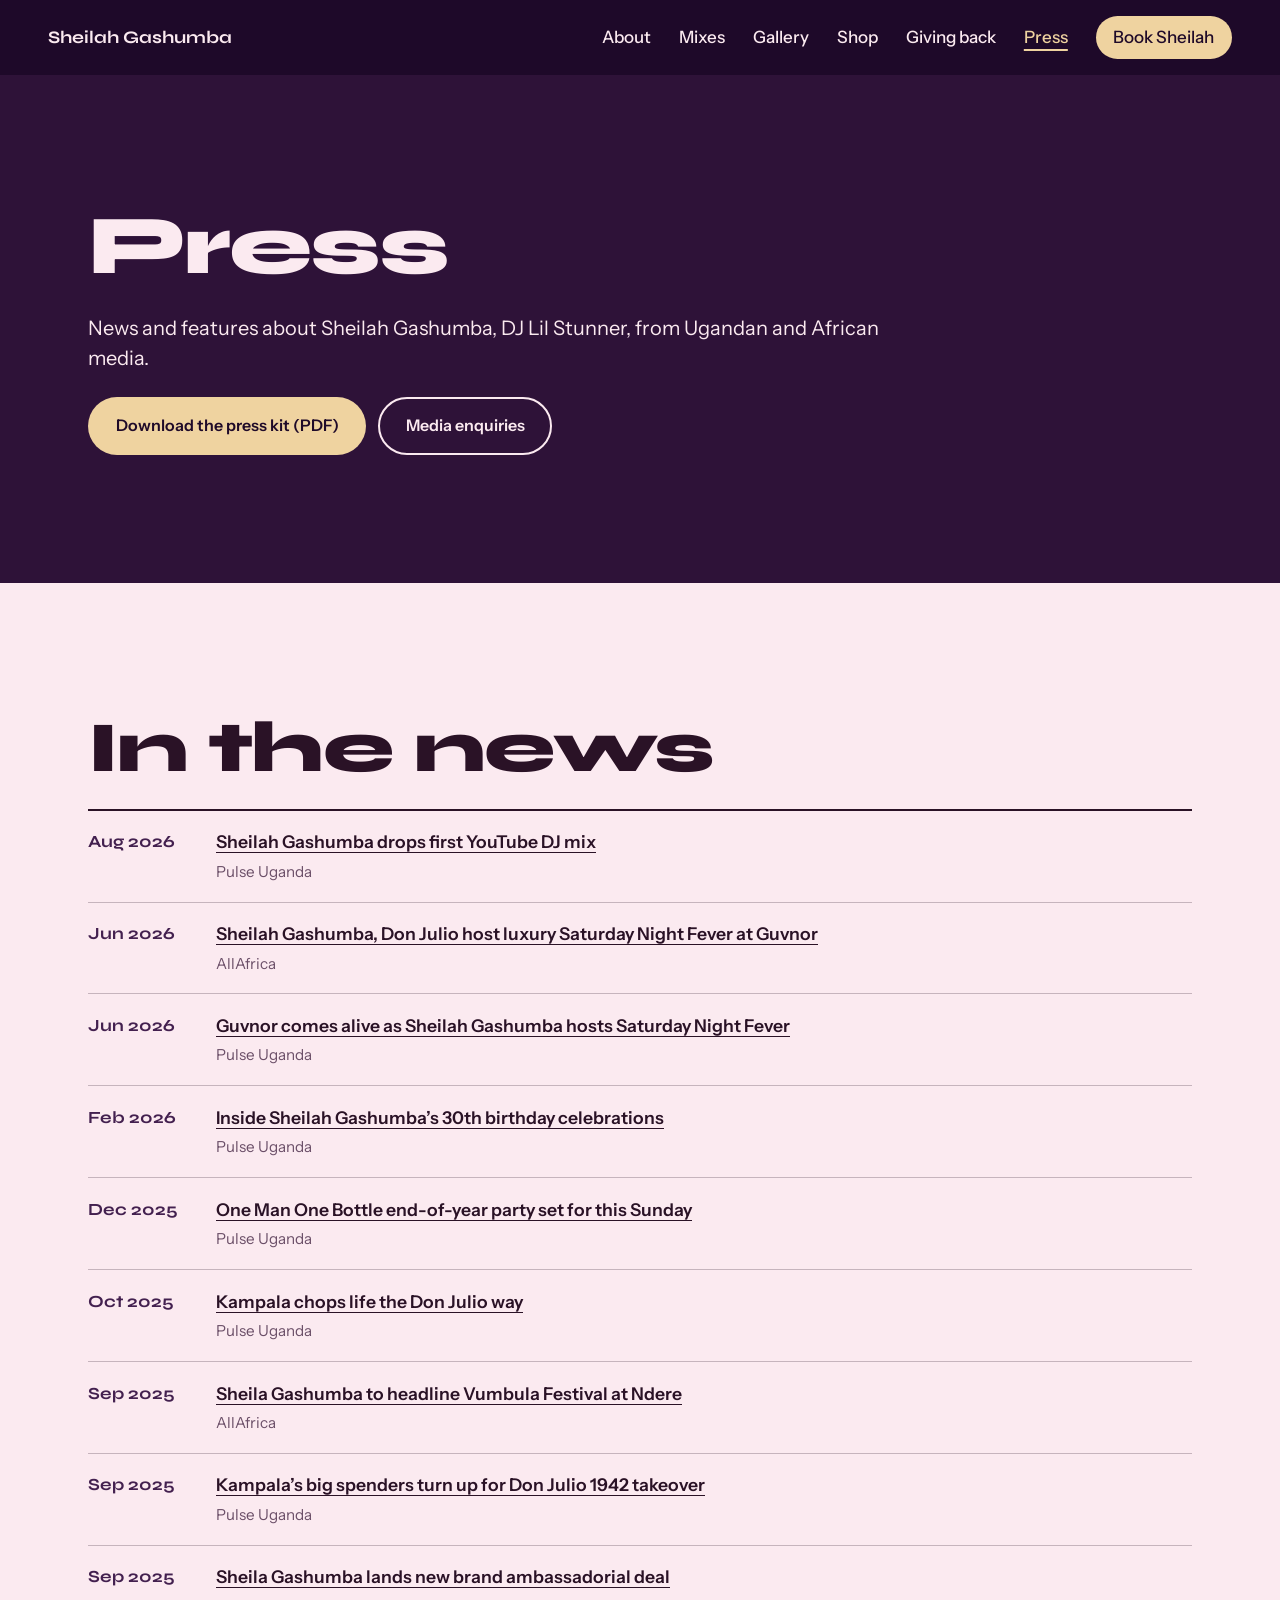
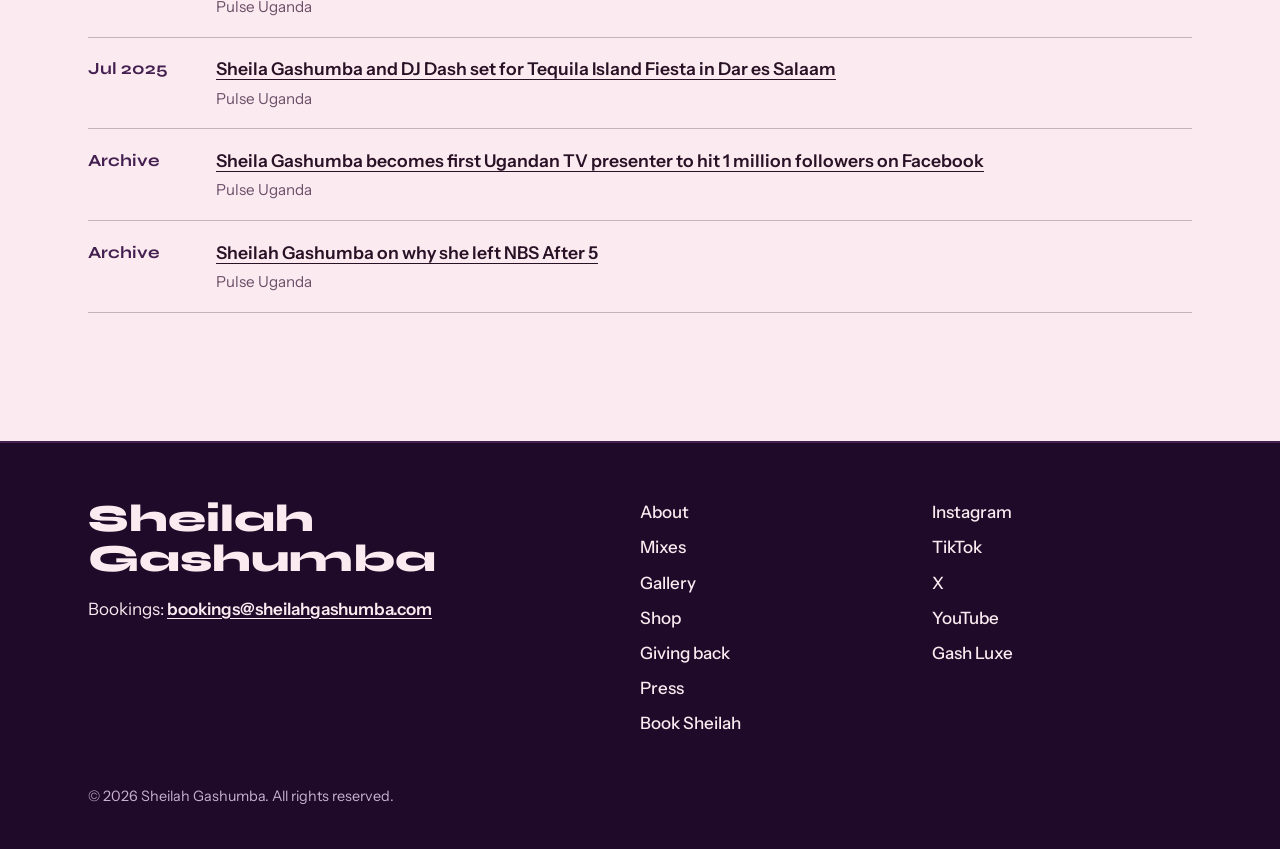
<file: press/index.html>
<!doctype html>
<html lang="en">
<head>
  <meta charset="utf-8">
  <meta name="viewport" content="width=device-width, initial-scale=1">
  <title>Press &amp; News | Sheilah Gashumba</title>
  <meta name="description" content="Latest news and features about Sheilah Gashumba, DJ Lil Stunner, from Pulse Uganda, AllAfrica and more, plus her downloadable press kit.">
  <link rel="canonical" href="https://sheilahgashumba.com/press/">
  <meta property="og:url" content="https://sheilahgashumba.com/press/">
  <meta property="og:site_name" content="Sheilah Gashumba">
  <meta name="twitter:card" content="summary_large_image">
  <meta property="og:title" content="Press &amp; News | Sheilah Gashumba">
  <meta property="og:description" content="Latest news and features about Sheilah Gashumba, DJ Lil Stunner, from Pulse Uganda, AllAfrica and more, plus her downloadable press kit.">
  <meta property="og:image" content="https://sheilahgashumba.com/assets/og-image.jpg">
  <meta property="og:image:width" content="1200">
  <meta property="og:image:height" content="630">
  <meta property="og:type" content="website">
  <meta name="theme-color" content="#1F0A29">
  <link rel="icon" href="/favicon.ico" sizes="48x48">
  <link rel="icon" href="/favicon.svg" type="image/svg+xml">
  <link rel="apple-touch-icon" href="/apple-touch-icon.png">
  <link rel="manifest" href="/site.webmanifest">
  <link rel="preconnect" href="https://fonts.googleapis.com">
  <link rel="preconnect" href="https://fonts.gstatic.com" crossorigin>
  <link href="https://fonts.googleapis.com/css2?family=Instrument+Sans:wght@400;500;600&family=Syne:wght@600;700;800&display=swap" rel="stylesheet">
  <link rel="stylesheet" href="/styles.css">
</head>
<body>
  <a class="skip" href="#main">Skip to content</a>

  <header class="nav">
    <a class="nav__brand" href="/">Sheilah Gashumba</a>
    <button class="nav__toggle" aria-expanded="false" aria-controls="nav-links">Menu</button>
    <nav id="nav-links" class="nav__links" aria-label="Main">
      <a href="/about/">About</a>
      <a href="/mixes/">Mixes</a>
      <a href="/gallery/">Gallery</a>
      <a href="/shop/">Shop</a>
      <a href="/giving-back/">Giving back</a>
      <a href="/press/" aria-current="page">Press</a>
      <a class="nav__cta" href="/book/">Book Sheilah</a>
    </nav>
  </header>

  <main id="main">
    <!-- PRESS -->
    <section class="press-intro">
      <div class="wrap">
        <h1 class="page-title">Press</h1>
        <p class="lead">News and features about Sheilah Gashumba, DJ Lil Stunner, from Ugandan and African media.</p>
        <div class="about-actions">
          <a class="btn btn--gold" href="/assets/sheilah-gashumba-press-kit.pdf" download>Download the press kit (PDF)</a>
          <a class="btn btn--ghost" href="mailto:bookings@sheilahgashumba.com">Media enquiries</a>
        </div>
      </div>
    </section>

    <section class="light">
      <div class="wrap">
        <h2>In the news</h2>
        <ol class="press">
          <li><time datetime="2026-08-17">Aug 2026</time><div><a href="https://www.pulse.ug/story/sheilah-gashumba-first-youtube-dj-mix-2026081713015086140" target="_blank" rel="noopener">Sheilah Gashumba drops first YouTube DJ mix</a><span class="press__outlet">Pulse Uganda</span></div></li>
          <li><time datetime="2026-06-23">Jun 2026</time><div><a href="https://allafrica.com/stories/202606230750.html" target="_blank" rel="noopener">Sheilah Gashumba, Don Julio host luxury Saturday Night Fever at Guvnor</a><span class="press__outlet">AllAfrica</span></div></li>
          <li><time datetime="2026-06-22">Jun 2026</time><div><a href="https://www.pulse.ug/story/guvnor-comes-alive-as-sheilah-gashumba-hosts-saturday-night-fever-2026062212033824339" target="_blank" rel="noopener">Guvnor comes alive as Sheilah Gashumba hosts Saturday Night Fever</a><span class="press__outlet">Pulse Uganda</span></div></li>
          <li><time datetime="2026-02-13">Feb 2026</time><div><a href="https://www.pulse.ug/story/inside-sheilah-gashumbas-30th-birthday-celebrations-2026021311461312972" target="_blank" rel="noopener">Inside Sheilah Gashumba’s 30th birthday celebrations</a><span class="press__outlet">Pulse Uganda</span></div></li>
          <li><time datetime="2025-12-20">Dec 2025</time><div><a href="https://www.pulse.ug/story/one-man-one-bottle-end-of-year-party-set-for-this-sunday-2025122011265621243" target="_blank" rel="noopener">One Man One Bottle end-of-year party set for this Sunday</a><span class="press__outlet">Pulse Uganda</span></div></li>
          <li><time datetime="2025-10-29">Oct 2025</time><div><a href="https://www.pulse.ug/story/kampala-chops-life-the-don-julio-way-2025102911445022902" target="_blank" rel="noopener">Kampala chops life the Don Julio way</a><span class="press__outlet">Pulse Uganda</span></div></li>
          <li><time datetime="2025-09-18">Sep 2025</time><div><a href="https://allafrica.com/stories/202509180684.html" target="_blank" rel="noopener">Sheila Gashumba to headline Vumbula Festival at Ndere</a><span class="press__outlet">AllAfrica</span></div></li>
          <li><time datetime="2025-09-11">Sep 2025</time><div><a href="https://www.pulse.ug/story/photos-kampalas-big-spenders-turn-up-for-don-julio-1942-takeover-2025091115262187299" target="_blank" rel="noopener">Kampala’s big spenders turn up for Don Julio 1942 takeover</a><span class="press__outlet">Pulse Uganda</span></div></li>
          <li><time datetime="2025-09-06">Sep 2025</time><div><a href="https://www.pulse.ug/story/sheila-gashumba-lands-new-brand-ambassadorial-deal-2025090612550462909" target="_blank" rel="noopener">Sheila Gashumba lands new brand ambassadorial deal</a><span class="press__outlet">Pulse Uganda</span></div></li>
          <li><time datetime="2025-07-24">Jul 2025</time><div><a href="https://www.pulse.ug/story/sheila-gashumba-dj-dash-set-for-tequila-island-fiesta-in-dar-es-salaam-2025072411264359216" target="_blank" rel="noopener">Sheila Gashumba and DJ Dash set for Tequila Island Fiesta in Dar es Salaam</a><span class="press__outlet">Pulse Uganda</span></div></li>
          <li><span>Archive</span><div><a href="https://www.pulse.ug/story/sheila-gashumba-becomes-1st-ugandan-tv-presenter-to-hit-1-million-followers-on-facebook-2024082407422921136" target="_blank" rel="noopener">Sheila Gashumba becomes first Ugandan TV presenter to hit 1 million followers on Facebook</a><span class="press__outlet">Pulse Uganda</span></div></li>
          <li><span>Archive</span><div><a href="https://www.pulse.ug/articles/entertainment/celebrities/sheilah-gashumba-why-i-left-nbs-after-5-2024073108555292962" target="_blank" rel="noopener">Sheilah Gashumba on why she left NBS After 5</a><span class="press__outlet">Pulse Uganda</span></div></li>
        </ol>
      </div>
    </section>

  </main>

  <footer class="footer">
    <div class="wrap footer__inner">
      <div>
        <p class="footer__name">Sheilah Gashumba</p>
        <p class="footer__contact">Bookings: <a href="mailto:bookings@sheilahgashumba.com">bookings@sheilahgashumba.com</a></p>
      </div>
      <nav aria-label="Footer">
        <ul class="footer__links">
          <li><a href="/about/">About</a></li>
          <li><a href="/mixes/">Mixes</a></li>
          <li><a href="/gallery/">Gallery</a></li>
          <li><a href="/shop/">Shop</a></li>
          <li><a href="/giving-back/">Giving back</a></li>
          <li><a href="/press/">Press</a></li>
          <li><a href="/book/">Book Sheilah</a></li>
        </ul>
      </nav>
      <ul class="footer__links">
        <li><a href="https://www.instagram.com/sheilahgashumba/" target="_blank" rel="noopener">Instagram</a></li>
        <li><a href="https://www.tiktok.com/@sheilahgashumba" target="_blank" rel="noopener">TikTok</a></li>
        <li><a href="https://x.com/sheilahgashumba" target="_blank" rel="noopener">X</a></li>
        <li><a href="https://www.youtube.com/@sheilahgashumbathelilstunner" target="_blank" rel="noopener">YouTube</a></li>
        <li><a href="https://gashluxe.com/" target="_blank" rel="noopener">Gash Luxe</a></li>
      </ul>
      <p class="footer__small">&copy; <span id="year">2026</span> Sheilah Gashumba. All rights reserved.</p>
    </div>
  </footer>

  <a class="wa" href="https://wa.me/" target="_blank" rel="noopener" data-whatsapp hidden>
    <svg viewBox="0 0 24 24" width="22" height="22" aria-hidden="true"><path fill="currentColor" d="M12 2a10 10 0 0 0-8.6 15.1L2 22l5-1.3A10 10 0 1 0 12 2Zm0 18a8 8 0 0 1-4.1-1.1l-.3-.2-3 .8.8-2.9-.2-.3A8 8 0 1 1 12 20Zm4.4-6c-.2-.1-1.4-.7-1.7-.8-.2-.1-.4-.1-.5.1l-.8.9c-.1.2-.3.2-.5.1a6.6 6.6 0 0 1-3.3-2.9c-.2-.4.2-.4.7-1.3.1-.2 0-.3 0-.4l-.8-1.8c-.2-.5-.4-.4-.5-.4h-.5a1 1 0 0 0-.7.3 3 3 0 0 0-.9 2.2 5.2 5.2 0 0 0 1.1 2.7 11.8 11.8 0 0 0 4.5 4c1.7.7 2.3.8 3.2.6a2.7 2.7 0 0 0 1.8-1.3 2.2 2.2 0 0 0 .1-1.3c0-.1-.2-.2-.4-.3Z"/></svg>
    <span>WhatsApp</span>
  </a>
  <script src="/script.js"></script>
</body>
</html>
</file>
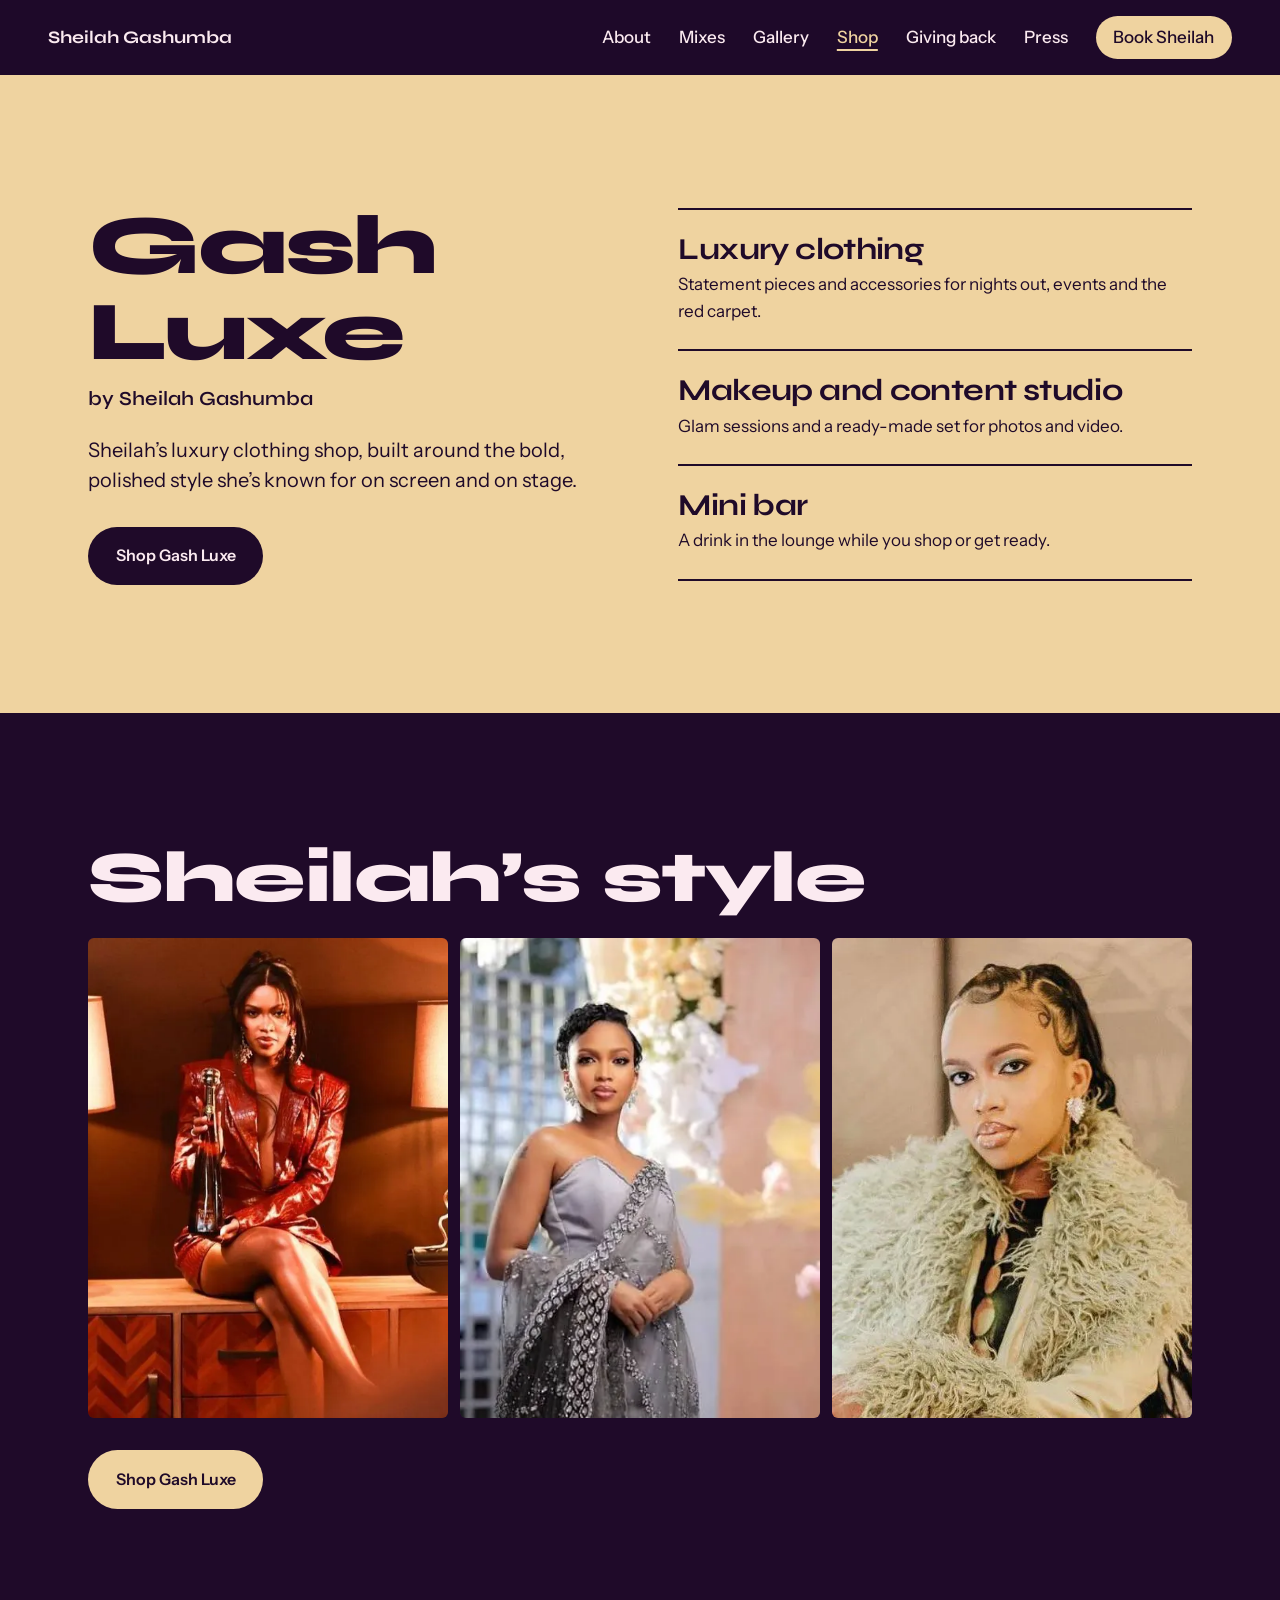
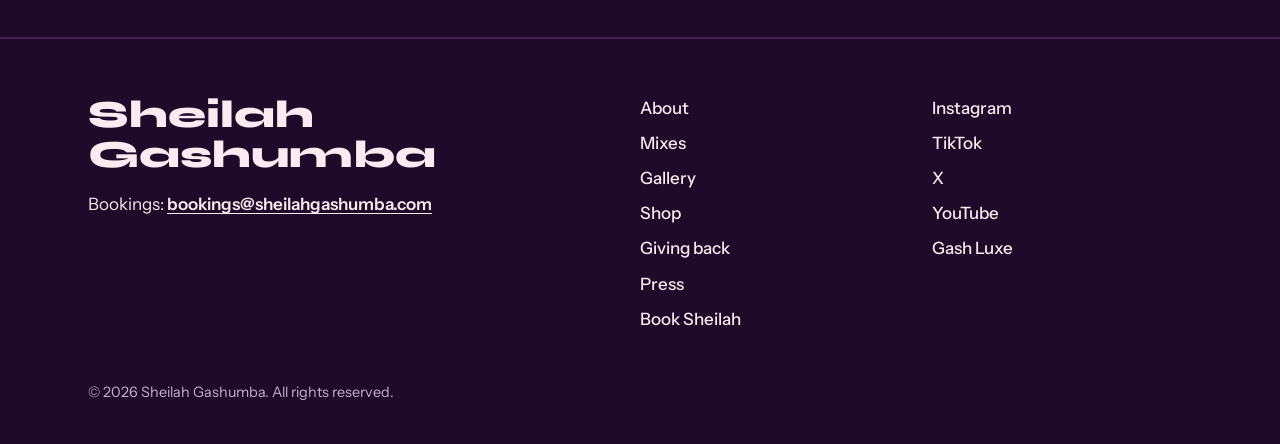
<file: shop/index.html>
<!doctype html>
<html lang="en">
<head>
  <meta charset="utf-8">
  <meta name="viewport" content="width=device-width, initial-scale=1">
  <title>Gash Luxe by Sheilah Gashumba | Luxury Fashion Store</title>
  <meta name="description" content="Gash Luxe by Sheilah Gashumba is her luxury fashion store in Uganda: statement clothing and accessories for nights out, events and the red carpet.">
  <link rel="canonical" href="https://sheilahgashumba.com/shop/">
  <meta property="og:url" content="https://sheilahgashumba.com/shop/">
  <meta property="og:site_name" content="Sheilah Gashumba">
  <meta name="twitter:card" content="summary_large_image">
  <meta property="og:title" content="Gash Luxe by Sheilah Gashumba | Luxury Fashion Store">
  <meta property="og:description" content="Gash Luxe by Sheilah Gashumba is her luxury fashion store in Uganda: statement clothing and accessories for nights out, events and the red carpet.">
  <meta property="og:image" content="https://sheilahgashumba.com/assets/og-image.jpg">
  <meta property="og:image:width" content="1200">
  <meta property="og:image:height" content="630">
  <meta property="og:type" content="website">
  <meta name="theme-color" content="#1F0A29">
  <link rel="icon" href="/favicon.ico" sizes="48x48">
  <link rel="icon" href="/favicon.svg" type="image/svg+xml">
  <link rel="apple-touch-icon" href="/apple-touch-icon.png">
  <link rel="manifest" href="/site.webmanifest">
  <link rel="preconnect" href="https://fonts.googleapis.com">
  <link rel="preconnect" href="https://fonts.gstatic.com" crossorigin>
  <link href="https://fonts.googleapis.com/css2?family=Instrument+Sans:wght@400;500;600&family=Syne:wght@600;700;800&display=swap" rel="stylesheet">
  <link rel="stylesheet" href="/styles.css">
</head>
<body>
  <a class="skip" href="#main">Skip to content</a>

  <header class="nav">
    <a class="nav__brand" href="/">Sheilah Gashumba</a>
    <button class="nav__toggle" aria-expanded="false" aria-controls="nav-links">Menu</button>
    <nav id="nav-links" class="nav__links" aria-label="Main">
      <a href="/about/">About</a>
      <a href="/mixes/">Mixes</a>
      <a href="/gallery/">Gallery</a>
      <a href="/shop/" aria-current="page">Shop</a>
      <a href="/giving-back/">Giving back</a>
      <a href="/press/">Press</a>
      <a class="nav__cta" href="/book/">Book Sheilah</a>
    </nav>
  </header>

  <main id="main">
    <!-- SHOP -->
    <section class="shop" id="shop">
      <div class="wrap shop__grid">
        <div>
          <h1 class="page-title">Gash Luxe</h1>
          <p class="shop__by">by Sheilah Gashumba</p>
          <p class="lead">Sheilah’s luxury clothing shop, built around the bold, polished style she’s known for on screen and on stage.</p>
          <a class="btn btn--plum" href="https://gashluxe.com/" target="_blank" rel="noopener">Shop Gash Luxe</a>
        </div>
        <ul class="shop__list">
          <li>
            <h3>Luxury clothing</h3>
            <p>Statement pieces and accessories for nights out, events and the red carpet.</p>
          </li>
          <li>
            <h3>Makeup and content studio</h3>
            <p>Glam sessions and a ready-made set for photos and video.</p>
          </li>
          <li>
            <h3>Mini bar</h3>
            <p>A drink in the lounge while you shop or get ready.</p>
          </li>
        </ul>
      </div>
    </section>

    <section class="photos">
      <div class="wrap">
        <h2>Sheilah’s style</h2>
        <ul class="photos__grid photos__grid--three">
          <li><img src="/assets/gallery/brand-3.webp" width="1100" height="697" alt="Sheilah Gashumba in red leather" loading="lazy"></li>
          <li><img src="/assets/gallery/influencer-3.webp" width="387" height="516" alt="Sheilah Gashumba in an embellished grey gown" loading="lazy"></li>
          <li><img src="/assets/gallery/influencer-4.webp" width="1080" height="608" alt="Sheilah Gashumba in a feathered jacket" loading="lazy"></li>
        </ul>
        <a class="btn btn--gold" href="https://gashluxe.com/" target="_blank" rel="noopener">Shop Gash Luxe</a>
      </div>
    </section>

  </main>

  <footer class="footer">
    <div class="wrap footer__inner">
      <div>
        <p class="footer__name">Sheilah Gashumba</p>
        <p class="footer__contact">Bookings: <a href="mailto:bookings@sheilahgashumba.com">bookings@sheilahgashumba.com</a></p>
      </div>
      <nav aria-label="Footer">
        <ul class="footer__links">
          <li><a href="/about/">About</a></li>
          <li><a href="/mixes/">Mixes</a></li>
          <li><a href="/gallery/">Gallery</a></li>
          <li><a href="/shop/">Shop</a></li>
          <li><a href="/giving-back/">Giving back</a></li>
          <li><a href="/press/">Press</a></li>
          <li><a href="/book/">Book Sheilah</a></li>
        </ul>
      </nav>
      <ul class="footer__links">
        <li><a href="https://www.instagram.com/sheilahgashumba/" target="_blank" rel="noopener">Instagram</a></li>
        <li><a href="https://www.tiktok.com/@sheilahgashumba" target="_blank" rel="noopener">TikTok</a></li>
        <li><a href="https://x.com/sheilahgashumba" target="_blank" rel="noopener">X</a></li>
        <li><a href="https://www.youtube.com/@sheilahgashumbathelilstunner" target="_blank" rel="noopener">YouTube</a></li>
        <li><a href="https://gashluxe.com/" target="_blank" rel="noopener">Gash Luxe</a></li>
      </ul>
      <p class="footer__small">&copy; <span id="year">2026</span> Sheilah Gashumba. All rights reserved.</p>
    </div>
  </footer>

  <a class="wa" href="https://wa.me/" target="_blank" rel="noopener" data-whatsapp hidden>
    <svg viewBox="0 0 24 24" width="22" height="22" aria-hidden="true"><path fill="currentColor" d="M12 2a10 10 0 0 0-8.6 15.1L2 22l5-1.3A10 10 0 1 0 12 2Zm0 18a8 8 0 0 1-4.1-1.1l-.3-.2-3 .8.8-2.9-.2-.3A8 8 0 1 1 12 20Zm4.4-6c-.2-.1-1.4-.7-1.7-.8-.2-.1-.4-.1-.5.1l-.8.9c-.1.2-.3.2-.5.1a6.6 6.6 0 0 1-3.3-2.9c-.2-.4.2-.4.7-1.3.1-.2 0-.3 0-.4l-.8-1.8c-.2-.5-.4-.4-.5-.4h-.5a1 1 0 0 0-.7.3 3 3 0 0 0-.9 2.2 5.2 5.2 0 0 0 1.1 2.7 11.8 11.8 0 0 0 4.5 4c1.7.7 2.3.8 3.2.6a2.7 2.7 0 0 0 1.8-1.3 2.2 2.2 0 0 0 .1-1.3c0-.1-.2-.2-.4-.3Z"/></svg>
    <span>WhatsApp</span>
  </a>
  <script src="/script.js"></script>
</body>
</html>
</file>
<file: styles.css>
:root {
  --plum: #1F0A29;
  --plum-2: #2E1238;
  --plum-3: #43204F;
  --champagne: #EFD3A0;
  --rose: #F4A9C0;
  --blush: #FBEAF0;
  --ink: #2A1226;
  --lilac: #C9B0CF;

  --display: "Syne", "Arial Black", sans-serif;
  --body: "Instrument Sans", system-ui, sans-serif;

  --gutter: clamp(16px, 4vw, 48px);
  --max: 1200px;
}

*, *::before, *::after { box-sizing: border-box; }

html { scroll-behavior: smooth; }

body {
  margin: 0;
  background: var(--plum);
  color: var(--blush);
  font-family: var(--body);
  font-size: 1.0625rem;
  line-height: 1.6;
  -webkit-font-smoothing: antialiased;
}

[hidden] { display: none !important; }

img { display: block; max-width: 100%; height: auto; }

a { color: inherit; }

h1, h2, h3 {
  font-family: var(--display);
  line-height: 1.02;
  margin: 0;
}

h2 {
  font-size: clamp(2.4rem, 6vw, 4.5rem);
  font-weight: 800;
  letter-spacing: -0.02em;
  margin-bottom: 1.5rem;
}

p { margin: 0 0 1rem; max-width: 62ch; }

.lead { font-size: 1.25rem; line-height: 1.5; }
.muted { color: var(--lilac); }

:focus-visible {
  outline: 3px solid var(--champagne);
  outline-offset: 3px;
}

.skip {
  position: absolute;
  left: -9999px;
  top: 0;
  background: var(--champagne);
  color: var(--plum);
  padding: .75rem 1rem;
  z-index: 100;
}
.skip:focus { left: 1rem; top: 1rem; }

.wrap {
  max-width: var(--max);
  margin: 0 auto;
  padding: 0 var(--gutter);
}

section { padding: clamp(4rem, 10vw, 8rem) 0; }

main { min-height: 70svh; }
main > section:only-child { min-height: 70svh; }

.page-title {
  font-size: clamp(2.8rem, 7vw, 5.25rem);
  font-weight: 800;
  letter-spacing: -0.03em;
  margin-bottom: 1.5rem;
}

.light { background: var(--blush); color: var(--ink); }
.light :focus-visible { outline-color: var(--plum-3); }

/* ---------- Buttons ---------- */
.btn {
  display: inline-block;
  font-family: var(--body);
  font-weight: 600;
  font-size: 1rem;
  text-decoration: none;
  padding: .9rem 1.6rem;
  border-radius: 999px;
  border: 2px solid transparent;
  cursor: pointer;
  transition: background-color .2s, color .2s, border-color .2s;
}
.btn--gold { background: var(--champagne); color: var(--plum); }
.btn--gold:hover { background: var(--rose); }
.btn--ghost { border-color: currentColor; color: var(--blush); }
.btn--ghost:hover { background: var(--blush); color: var(--plum); border-color: var(--blush); }
.btn--plum { background: var(--plum); color: var(--blush); }
.btn--plum:hover { background: var(--plum-3); }

/* ---------- Nav ---------- */
.nav {
  position: sticky;
  top: 0;
  z-index: 50;
  display: flex;
  align-items: center;
  justify-content: space-between;
  gap: 1rem;
  padding: 1rem var(--gutter);
  background: rgba(31, 10, 41, .88);
  backdrop-filter: blur(10px);
}
.nav__brand {
  font-family: var(--display);
  font-weight: 700;
  font-size: 1.1rem;
  text-decoration: none;
}
.nav__links { display: flex; align-items: center; gap: 1.75rem; }
.nav__links a { text-decoration: none; font-weight: 500; }
.nav__links a:not(.nav__cta):hover,
.nav__links a[aria-current="page"]:not(.nav__cta) { color: var(--champagne); }
.nav__links a[aria-current="page"]:not(.nav__cta) { text-decoration: underline; text-underline-offset: .35em; text-decoration-thickness: 2px; }
.nav__cta {
  background: var(--champagne);
  color: var(--plum);
  padding: .5rem 1.1rem;
  border-radius: 999px;
  font-weight: 600;
}
.nav__cta:hover { background: var(--rose); }
.nav__toggle {
  display: none;
  background: none;
  border: 2px solid var(--blush);
  color: var(--blush);
  font: 600 .95rem var(--body);
  padding: .4rem 1rem;
  border-radius: 999px;
  cursor: pointer;
}

@media (max-width: 1100px) {
  .nav__toggle { display: block; }
  .nav__links {
    display: none;
    position: absolute;
    top: 100%;
    left: 0;
    right: 0;
    flex-direction: column;
    align-items: flex-start;
    gap: 1.25rem;
    padding: 1.5rem var(--gutter) 2rem;
    background: var(--plum);
  }
  .nav__links.is-open { display: flex; }
  .nav__links a { font-size: 1.25rem; }
}

/* ---------- Hero ---------- */
.hero {
  position: relative;
  min-height: min(calc(100svh - 64px), 900px);
  display: grid;
  grid-template-columns: minmax(0, 1.15fr) minmax(0, 1fr);
  align-items: center;
  gap: 2rem;
  max-width: var(--max);
  margin: 0 auto;
  padding: clamp(2rem, 6vw, 5rem) var(--gutter);
  overflow: hidden;
}
.hero__name {
  font-size: clamp(2.4rem, 4.8vw, 5.4rem);
  font-weight: 800;
  letter-spacing: -0.035em;
  line-height: .9;
  margin-bottom: 1.75rem;
}
.hero__name span { display: block; }
.hero__name span:last-child {
  color: transparent;
  -webkit-text-stroke: 2px var(--champagne);
}
.hero__roles {
  font-size: clamp(1.15rem, 2vw, 1.4rem);
  color: var(--lilac);
  margin-bottom: 2rem;
}
.hero__actions { display: flex; flex-wrap: wrap; gap: .9rem; }

/* Record deck */
.deck {
  position: relative;
  width: min(100%, 520px);
  aspect-ratio: 1;
  justify-self: center;
}
.record {
  position: absolute;
  inset: 4%;
  border-radius: 50%;
  border: 0;
  padding: 0;
  cursor: pointer;
  background:
    radial-gradient(circle at 50% 50%, transparent 0 33%, rgba(255,255,255,.05) 33.5% 34%, transparent 34.5%),
    repeating-radial-gradient(circle at 50% 50%, #120515 0 2px, #1d0a22 2px 4px),
    #120515;
  box-shadow: 0 30px 80px rgba(0,0,0,.55), inset 0 0 0 6px #0c0310;
  animation: spin 1.8s linear infinite;
  animation-play-state: paused;
}
.record__grooves {
  position: absolute;
  inset: 0;
  border-radius: 50%;
  background: conic-gradient(from 20deg, transparent 0 12%, rgba(244,169,192,.18) 16%, transparent 22% 58%, rgba(239,211,160,.14) 63%, transparent 70%);
  pointer-events: none;
}
.record__label {
  position: absolute;
  inset: 30%;
  border-radius: 50%;
  overflow: hidden;
  background: linear-gradient(135deg, var(--rose), var(--champagne));
  display: grid;
  place-items: center;
  box-shadow: 0 0 0 4px var(--champagne);
}
.record__label img {
  position: absolute;
  inset: 0;
  width: 100%;
  height: 100%;
  object-fit: cover;
  z-index: 1;
}
.record__label::after {
  content: "";
  position: absolute;
  width: 7%;
  aspect-ratio: 1;
  border-radius: 50%;
  background: var(--plum);
  z-index: 2;
}
.record__label:has(img)::after { display: none; }
.record__initials {
  font-family: var(--display);
  font-weight: 800;
  font-size: clamp(2rem, 5vw, 3.2rem);
  color: var(--plum);
}
.record.is-spinning { animation-play-state: running; }

.tonearm {
  position: absolute;
  top: -2%;
  right: 0;
  width: 10%;
  height: 62%;
  transform-origin: 50% 6%;
  transform: rotate(0deg);
  transition: transform .7s cubic-bezier(.5,.1,.2,1);
  pointer-events: none;
}
.tonearm::before {
  content: "";
  position: absolute;
  top: 0;
  left: 50%;
  width: 46px;
  height: 46px;
  translate: -50% -20%;
  border-radius: 50%;
  background: radial-gradient(circle, var(--plum-2) 0 30%, var(--champagne) 32% 100%);
}
.tonearm span {
  position: absolute;
  top: 6%;
  left: 50%;
  width: 6px;
  height: 92%;
  translate: -50% 0;
  background: linear-gradient(var(--champagne), #c9a86e);
  border-radius: 3px;
}
.tonearm span::after {
  content: "";
  position: absolute;
  bottom: -14px;
  left: 50%;
  width: 22px;
  height: 30px;
  translate: -60% 0;
  rotate: 18deg;
  border-radius: 4px;
  background: var(--champagne);
}
.deck.is-playing .tonearm { transform: rotate(22deg); }

.deck__hint {
  position: absolute;
  bottom: -2.25rem;
  left: 0;
  right: 0;
  text-align: center;
  color: var(--lilac);
  font-size: .95rem;
  margin: 0 auto;
}

@keyframes spin { to { transform: rotate(360deg); } }

@media (max-width: 900px) {
  .hero {
    grid-template-columns: 1fr;
    min-height: auto;
    padding-bottom: 5rem;
  }
  .hero__name { font-size: clamp(2rem, 9.4vw, 5.5rem); }
  .deck { width: min(88%, 420px); order: -1; margin-bottom: 2.5rem; }
}

/* ---------- Frames (photo slots) ---------- */
.frame {
  position: relative;
  margin: 0;
  overflow: hidden;
  border-radius: 6px;
  background:
    radial-gradient(circle at 30% 20%, rgba(244,169,192,.55), transparent 60%),
    linear-gradient(160deg, var(--plum-3), var(--plum));
}
.frame img { width: 100%; height: 100%; object-fit: cover; }

/* ---------- About ---------- */
.about__grid {
  display: grid;
  grid-template-columns: minmax(0, 5fr) minmax(0, 7fr);
  gap: clamp(2rem, 6vw, 5rem);
  align-items: center;
}
.about__photo {
  aspect-ratio: 4 / 5;
  border-radius: 999px 999px 6px 6px;
}
@media (max-width: 820px) {
  .about__grid { grid-template-columns: 1fr; }
  .about__photo { max-width: 420px; }
}

/* ---------- Work ---------- */
.about + .work { padding-top: 0; }
.roles {
  list-style: none;
  margin: 0;
  padding: 0;
  display: grid;
  grid-template-columns: repeat(2, 1fr);
  border-top: 2px solid var(--ink);
}
.roles li {
  padding: 2rem 2rem 2.25rem 0;
  border-bottom: 2px solid var(--ink);
}
.roles li:nth-child(odd) { border-right: 2px solid var(--ink); }
.roles li:nth-child(even) { padding-left: 2rem; }
.roles h3 {
  font-size: clamp(1.8rem, 3.5vw, 2.6rem);
  font-weight: 700;
  letter-spacing: -0.02em;
  margin-bottom: .75rem;
  color: var(--plum-3);
}
.roles p { margin: 0; }
@media (max-width: 680px) {
  .roles { grid-template-columns: 1fr; }
  .roles li, .roles li:nth-child(even) { padding: 1.75rem 0; border-right: 0; }
  .roles li:nth-child(odd) { border-right: 0; }
}

/* ---------- Mixes ---------- */
.mixes { background: var(--plum-2); }
.mixes__grid {
  display: grid;
  grid-template-columns: minmax(0, 1fr) minmax(0, 1.1fr);
  gap: clamp(2rem, 5vw, 4rem);
  align-items: center;
}
.mixes__links { display: flex; flex-wrap: wrap; gap: .75rem; margin-top: 1.5rem; }
.player {
  aspect-ratio: 16 / 9;
  border-radius: 6px;
  background: var(--plum);
  border: 2px solid var(--plum-3);
  display: grid;
  overflow: hidden;
}
.player iframe { display: block; width: 100%; height: 100%; border: 0; }
.player__empty {
  display: grid;
  place-items: center;
  align-content: center;
  gap: 1.25rem;
  color: var(--lilac);
  padding: 2rem;
  text-align: center;
}
.player__empty p { margin: 0; }
.eq { display: flex; align-items: flex-end; gap: 6px; height: 80px; }
.eq i {
  width: 12px;
  height: 100%;
  border-radius: 3px;
  background: linear-gradient(var(--rose), var(--champagne));
  transform-origin: bottom;
  animation: eq 1.1s ease-in-out infinite alternate;
}
.eq i:nth-child(2) { animation-delay: -.3s; }
.eq i:nth-child(3) { animation-delay: -.7s; }
.eq i:nth-child(4) { animation-delay: -.15s; }
.eq i:nth-child(5) { animation-delay: -.5s; }
.eq i:nth-child(6) { animation-delay: -.9s; }
.eq i:nth-child(7) { animation-delay: -.4s; }
@keyframes eq { from { transform: scaleY(.15); } to { transform: scaleY(1); } }
@media (max-width: 820px) { .mixes__grid { grid-template-columns: 1fr; } }

/* ---------- Gallery ---------- */
.filters { display: flex; flex-wrap: wrap; gap: .6rem; margin-bottom: 1.75rem; }
.filter {
  font: 600 .95rem var(--body);
  color: var(--blush);
  background: none;
  border: 2px solid var(--plum-3);
  border-radius: 999px;
  padding: .5rem 1.1rem;
  cursor: pointer;
}
.filter:hover { border-color: var(--lilac); }
.filter[aria-pressed="true"] { background: var(--champagne); border-color: var(--champagne); color: var(--plum); }

.gallery__grid {
  display: grid;
  grid-template-columns: repeat(4, minmax(0, 1fr));
  grid-auto-rows: clamp(150px, 17vw, 240px);
  grid-auto-flow: dense;
  gap: 12px;
}
.tile--tall,
.gallery__grid.is-filtered .tile { grid-row: span 2; }
.tile[hidden] { display: none; }
.tile img { object-position: center 20%; }
.tile__open {
  display: block;
  width: 100%;
  height: 100%;
  padding: 0;
  border: 0;
  background: none;
  cursor: zoom-in;
}
.tile__open:focus-visible { outline-offset: -4px; }
.tile figcaption {
  position: absolute;
  left: 10px;
  bottom: 10px;
  padding: .3rem .75rem;
  border-radius: 999px;
  background: rgba(31, 10, 41, .78);
  color: var(--blush);
  font-size: .85rem;
  font-weight: 600;
  pointer-events: none;
}
@media (max-width: 680px) {
  .gallery__grid { grid-template-columns: repeat(2, minmax(0, 1fr)); grid-auto-rows: 170px; }
}

.lightbox {
  width: 100vw;
  height: 100dvh;
  max-width: none;
  max-height: none;
  margin: 0;
  padding: clamp(.75rem, 2vw, 1.5rem);
  border: 0;
  background: transparent;
  color: var(--blush);
}
.lightbox[open] { display: grid; grid-template-rows: auto minmax(0, 1fr) auto; gap: 1rem; }
.lightbox::backdrop { background: rgba(15, 4, 20, .94); }
.lightbox__bar { display: flex; justify-content: space-between; align-items: center; }
.lightbox__count { margin: 0; color: var(--lilac); }
.lightbox__stage {
  display: grid;
  grid-template-columns: auto minmax(0, 1fr) auto;
  align-items: center;
  gap: 1rem;
  min-height: 0;
}
.lightbox__img {
  max-width: 100%;
  max-height: calc(100dvh - 9rem);
  margin: auto;
  object-fit: contain;
  border-radius: 4px;
}
.lightbox__caption { margin: 0 auto; text-align: center; }
.lb-btn {
  font: 600 .95rem var(--body);
  color: var(--blush);
  background: rgba(255, 255, 255, .08);
  border: 2px solid rgba(255, 255, 255, .22);
  border-radius: 999px;
  padding: .6rem 1.1rem;
  cursor: pointer;
}
.lb-btn:hover { background: rgba(255, 255, 255, .16); }
@media (max-width: 680px) {
  .lightbox__stage { grid-template-columns: 1fr 1fr; grid-template-rows: minmax(0, 1fr) auto; }
  .lightbox__img { grid-column: 1 / -1; grid-row: 1; }
  .lightbox__stage [data-lb="prev"] { grid-row: 2; justify-self: start; }
  .lightbox__stage [data-lb="next"] { grid-row: 2; justify-self: end; }
}

/* ---------- Mixes page ---------- */
.dj-quote {
  margin: 0 0 1rem;
  font-family: var(--display);
  font-weight: 700;
  font-size: clamp(1.4rem, 2.8vw, 2.2rem);
  line-height: 1.2;
  letter-spacing: -0.01em;
  color: var(--plum-3);
}
.dj-quote p { margin: 0; max-width: 30ch; }

/* ---------- Shop ---------- */
.shop { background: var(--champagne); color: var(--plum); }
.shop :focus-visible { outline-color: var(--plum); }
.shop__grid {
  display: grid;
  grid-template-columns: minmax(0, 1fr) minmax(0, 1fr);
  gap: clamp(2rem, 6vw, 5rem);
  align-items: center;
}
.shop__by { font-family: var(--display); font-weight: 600; font-size: 1.25rem; margin: -1rem 0 1.25rem; }
.shop .lead { margin-bottom: 2rem; }
.shop__list { list-style: none; margin: 0; padding: 0; border-top: 2px solid var(--plum); }
.shop__list li { padding: 1.5rem 0; border-bottom: 2px solid var(--plum); }
.shop__list h3 { font-size: clamp(1.4rem, 2.6vw, 1.9rem); font-weight: 700; letter-spacing: -0.02em; margin-bottom: .4rem; }
.shop__list p { margin: 0; }
@media (max-width: 820px) { .shop__grid { grid-template-columns: 1fr; } }

/* ---------- Giving back ---------- */
.giving { background: var(--plum-2); }
.giving__grid {
  display: grid;
  grid-template-columns: repeat(2, minmax(0, 1fr));
  gap: 1.25rem;
  margin: 2.5rem 0;
}
.giving__grid article {
  padding: 1.75rem;
  border: 2px solid var(--plum-3);
  border-radius: 6px;
}
.giving__grid h3 {
  font-size: clamp(1.4rem, 2.6vw, 1.9rem);
  font-weight: 700;
  letter-spacing: -0.02em;
  color: var(--champagne);
  margin-bottom: .6rem;
}
.giving__grid p { margin: 0; }
@media (max-width: 680px) { .giving__grid { grid-template-columns: 1fr; } }

/* ---------- Booking ---------- */
.book__grid {
  display: grid;
  grid-template-columns: minmax(0, 1fr) minmax(0, 1.15fr);
  gap: clamp(2rem, 6vw, 5rem);
  align-items: start;
}
.contact {
  display: grid;
  grid-template-columns: auto 1fr;
  gap: .5rem 1.5rem;
  margin: 2rem 0 0;
}
.contact dt { font-weight: 600; color: var(--plum-3); }
.contact dd { margin: 0; }

.form {
  display: grid;
  grid-template-columns: 1fr 1fr;
  gap: 1.1rem 1rem;
  background: #fff;
  padding: clamp(1.25rem, 3vw, 2.25rem);
  border-radius: 6px;
  box-shadow: 0 2px 0 var(--plum-3);
  border: 2px solid var(--plum-3);
}
.field { grid-column: 1 / -1; display: grid; gap: .35rem; }
.field--half { grid-column: span 1; }
.field label { font-weight: 600; font-size: .95rem; }
.field input, .field select, .field textarea {
  font: inherit;
  color: var(--ink);
  padding: .75rem .9rem;
  border: 2px solid #d8c4d6;
  border-radius: 6px;
  background: #fff;
  width: 100%;
}
.field input:focus, .field select:focus, .field textarea:focus {
  outline: none;
  border-color: var(--plum-3);
  box-shadow: 0 0 0 3px rgba(67, 32, 79, .2);
}
.field [aria-invalid="true"] { border-color: #b3261e; }
.form .btn { grid-column: 1 / -1; justify-self: start; }
.form__error { grid-column: 1 / -1; color: #b3261e; font-weight: 600; margin: 0; }
.form__done { grid-column: 1 / -1; color: var(--plum-3); font-weight: 600; margin: 0; }
@media (max-width: 820px) { .book__grid { grid-template-columns: 1fr; } }
@media (max-width: 480px) { .field--half { grid-column: 1 / -1; } }

/* ---------- Explore (home) ---------- */
.explore__list {
  list-style: none;
  margin: 0;
  padding: 0;
  display: grid;
  grid-template-columns: repeat(2, minmax(0, 1fr));
  gap: 0 clamp(1.5rem, 4vw, 3rem);
}
.explore__list a {
  display: grid;
  gap: .35rem;
  padding: 2rem 0;
  border-bottom: 2px solid var(--plum-3);
  text-decoration: none;
  color: var(--lilac);
}
.explore__title {
  font-family: var(--display);
  font-weight: 800;
  font-size: clamp(1.9rem, 4vw, 3rem);
  letter-spacing: -0.02em;
  line-height: 1.05;
  color: var(--blush);
  transition: color .2s;
}
.explore__list a:hover .explore__title { color: var(--champagne); }
@media (max-width: 680px) { .explore__list { grid-template-columns: 1fr; } }

/* ---------- About page sections ---------- */
.jump { display: flex; flex-wrap: wrap; gap: .6rem; margin-top: 2rem; }
.jump a {
  padding: .5rem 1.1rem;
  border: 2px solid var(--plum-3);
  border-radius: 999px;
  font-weight: 600;
  font-size: .95rem;
  text-decoration: none;
  color: var(--plum-3);
}
.jump a:hover { background: var(--plum-3); color: var(--blush); }

#story, #media, #achievements, #dj, #events, #brands, #philanthropy { scroll-margin-top: 72px; }

.achievements { background: var(--champagne); color: var(--plum); }
.achievements :focus-visible { outline-color: var(--plum); }
.awards {
  list-style: none;
  margin: 2.5rem 0 0;
  padding: 0;
  display: grid;
  grid-template-columns: repeat(2, minmax(0, 1fr));
  gap: 0 clamp(1.5rem, 4vw, 3rem);
}
.awards li { padding: 1.75rem 0; border-top: 2px solid var(--plum); }
.awards h3 {
  font-size: clamp(1.7rem, 3.4vw, 2.6rem);
  font-weight: 800;
  letter-spacing: -0.02em;
  margin-bottom: .5rem;
}
.awards__meta { font-weight: 600; margin-bottom: .5rem; }
.awards p:last-child { margin: 0; }
@media (max-width: 680px) { .awards { grid-template-columns: 1fr; } }

.partners { list-style: none; margin: 1.5rem 0; padding: 0; border-top: 1px solid var(--plum-3); }
.partners li {
  display: grid;
  gap: .15rem;
  padding: .9rem 0;
  border-bottom: 1px solid var(--plum-3);
}
.partners strong { font-family: var(--display); font-size: 1.2rem; color: var(--champagne); }
.partners span { color: var(--lilac); }

#philanthropy p:not(.lead) { margin-bottom: 2rem; }
@media (max-width: 680px) {
  .achievements h2 { font-size: clamp(1.8rem, 8.2vw, 3rem); }
  #philanthropy h2 { font-size: clamp(1.7rem, 7.2vw, 3rem); }
}

.about-section { background: var(--plum); }
.about-section--alt { background: var(--plum-2); }
.about-section a:not(.btn) { color: var(--champagne); text-underline-offset: .2em; }
.about__copy a:not(.btn) { text-underline-offset: .2em; }

.credits {
  list-style: none;
  margin: 2.5rem 0 0;
  padding: 0;
  display: grid;
  grid-template-columns: repeat(2, minmax(0, 1fr));
  gap: 0 clamp(1.5rem, 4vw, 3rem);
  border-top: 2px solid var(--ink);
}
.credits li { padding: 1.5rem 0 1.75rem; border-bottom: 1px solid rgba(42, 18, 38, .3); }
.credits h3 {
  font-size: clamp(1.35rem, 2.4vw, 1.8rem);
  font-weight: 700;
  letter-spacing: -0.02em;
  color: var(--plum-3);
  margin-bottom: .3rem;
}
.credits__meta { font-weight: 600; font-size: .95rem; margin-bottom: .5rem; }
.credits p:last-child { margin: 0; }
@media (max-width: 680px) { .credits { grid-template-columns: 1fr; } }

.about-split {
  display: grid;
  grid-template-columns: minmax(0, 1.2fr) minmax(0, 1fr);
  gap: clamp(2rem, 6vw, 5rem);
  align-items: center;
}
.about-split__photo { aspect-ratio: 4 / 5; }
.about-split h2 { font-size: clamp(2.2rem, 4.2vw, 3.6rem); }
.h2-sub { display: block; margin-top: .4rem; font-size: .5em; font-weight: 700; letter-spacing: -0.01em; color: var(--champagne); }
.about-actions { display: flex; flex-wrap: wrap; gap: .75rem; margin-top: 1.5rem; }
#events .roles { margin-bottom: 2.5rem; }
@media (max-width: 820px) {
  .about-split { grid-template-columns: 1fr; }
  .about-split__photo { max-width: 460px; aspect-ratio: 16 / 11; }
}

/* ---------- Home: seen on, highlights, photos ---------- */
.seen { padding: 1.75rem 0; background: var(--champagne); color: var(--plum); }
.seen .wrap { display: flex; flex-wrap: wrap; align-items: baseline; gap: .75rem 2rem; }
.seen__title { margin: 0; font-family: var(--body); font-size: 1rem; font-weight: 600; letter-spacing: 0; }
.seen__list {
  list-style: none;
  margin: 0;
  padding: 0;
  display: flex;
  flex-wrap: wrap;
  gap: .4rem 0;
  font-family: var(--display);
  font-weight: 700;
  font-size: clamp(1.05rem, 1.8vw, 1.3rem);
}
.seen__list li:not(:last-child)::after { content: "✦"; margin: 0 .9rem; font-size: .75em; color: var(--plum-3); }

.highlights { background: var(--plum-2); }
.stats {
  list-style: none;
  margin: 0;
  padding: 0;
  display: grid;
  grid-template-columns: repeat(4, minmax(0, 1fr));
  gap: clamp(1rem, 2.5vw, 2rem);
}
.stats li { display: grid; align-content: start; gap: .6rem; padding-top: 1.25rem; border-top: 2px solid var(--champagne); }
.stats strong {
  font-family: var(--display);
  font-weight: 800;
  font-size: clamp(1.25rem, 1.9vw, 1.7rem);
  line-height: 1.05;
  letter-spacing: -0.02em;
  color: var(--champagne);
}
.stats span { color: var(--lilac); }
@media (max-width: 900px) { .stats { grid-template-columns: repeat(2, minmax(0, 1fr)); } }
@media (max-width: 480px) { .stats { grid-template-columns: 1fr; } }

.photos__head { display: flex; flex-wrap: wrap; justify-content: space-between; align-items: baseline; gap: 0 1.5rem; }
.text-link { font-weight: 600; text-underline-offset: .3em; text-decoration-thickness: 2px; }
.text-link:hover { color: var(--champagne); }
.light .text-link:hover { color: var(--plum-3); }
.photos__grid {
  list-style: none;
  margin: 0 0 2rem;
  padding: 0;
  display: grid;
  grid-template-columns: repeat(4, minmax(0, 1fr));
  gap: 12px;
}
.photos__grid--three { grid-template-columns: repeat(3, minmax(0, 1fr)); }
.photos__grid li { position: relative; aspect-ratio: 3 / 4; overflow: hidden; border-radius: 6px; background: var(--plum-2); }
.photos__grid a { display: block; height: 100%; }
.photos__grid img { width: 100%; height: 100%; object-fit: cover; object-position: center 20%; }
.photos__grid span {
  position: absolute;
  left: 10px;
  bottom: 10px;
  padding: .3rem .75rem;
  border-radius: 999px;
  background: rgba(31, 10, 41, .78);
  font-size: .85rem;
  font-weight: 600;
}
.photos__grid a:hover span { background: var(--champagne); color: var(--plum); }
@media (max-width: 680px) { .photos__grid, .photos__grid--three { grid-template-columns: repeat(2, minmax(0, 1fr)); } }

/* ---------- Press ---------- */
.press-intro { background: var(--plum-2); }
.press { list-style: none; margin: 0; padding: 0; border-top: 2px solid var(--ink); }
.press li {
  display: grid;
  grid-template-columns: 7rem minmax(0, 1fr);
  gap: 1rem;
  padding: 1.1rem 0;
  border-bottom: 1px solid rgba(42, 18, 38, .25);
}
.press time, .press li > span { font-family: var(--display); font-weight: 700; color: var(--plum-3); }
.press a { font-weight: 600; font-size: 1.1rem; text-underline-offset: .2em; }
.press a:hover { color: var(--plum-3); }
.press__outlet { display: block; margin-top: .2rem; font-size: .95rem; color: #6b4f68; }
@media (max-width: 520px) { .press li { grid-template-columns: 1fr; gap: .25rem; } }

/* ---------- Booking proof ---------- */
.proof { margin-top: 2.5rem; padding-top: 1.75rem; border-top: 2px solid var(--ink); }
.proof__title { font-size: 1.4rem; font-weight: 700; margin-bottom: .9rem; }
.proof__list { list-style: none; margin: 0 0 1rem; padding: 0; display: flex; flex-wrap: wrap; gap: .5rem; }
.proof__list li {
  padding: .35rem .85rem;
  border: 2px solid var(--plum-3);
  border-radius: 999px;
  font-weight: 600;
  font-size: .9rem;
  color: var(--plum-3);
}

/* ---------- Mini player (home record) ---------- */
.mini-player {
  position: fixed;
  left: clamp(12px, 3vw, 24px);
  bottom: clamp(12px, 3vw, 24px);
  z-index: 70;
  width: min(360px, calc(100vw - 24px));
  overflow: hidden;
  border: 2px solid var(--plum-3);
  border-radius: 10px;
  background: var(--plum-2);
  box-shadow: 0 18px 50px rgba(0, 0, 0, .5);
  animation: mini-in .35s ease-out;
}
@keyframes mini-in { from { transform: translateY(20px); opacity: 0; } }
.mini-player__bar {
  display: flex;
  align-items: center;
  justify-content: space-between;
  gap: .75rem;
  padding: .55rem .6rem .55rem .9rem;
}
.mini-player__bar p { margin: 0; font-size: .9rem; font-weight: 600; }
.mini-player__bar span { display: block; font-size: .78rem; font-weight: 500; color: var(--champagne); }
.mini-player__close {
  flex: none;
  font: 600 .85rem var(--body);
  color: var(--blush);
  background: rgba(255, 255, 255, .08);
  border: 2px solid rgba(255, 255, 255, .22);
  border-radius: 999px;
  padding: .35rem .8rem;
  cursor: pointer;
}
.mini-player__close:hover { background: rgba(255, 255, 255, .16); }
.mini-player__video { aspect-ratio: 16 / 9; min-height: 200px; background: #000; }
.mini-player__video iframe { display: block; width: 100%; height: 100%; border: 0; }
.mini-player:not([hidden]) ~ .wa { bottom: calc(clamp(12px, 3vw, 24px) + 270px); }
@media (min-width: 681px) { .mini-player:not([hidden]) ~ .wa { bottom: clamp(12px, 3vw, 24px); } }
@media (prefers-reduced-motion: reduce) { .mini-player { animation: none; } }

/* ---------- WhatsApp ---------- */
.wa {
  position: fixed;
  right: clamp(12px, 3vw, 24px);
  bottom: clamp(12px, 3vw, 24px);
  z-index: 60;
  display: inline-flex;
  align-items: center;
  gap: .5rem;
  padding: .75rem 1.1rem;
  border-radius: 999px;
  background: #25D366;
  color: #0b3d1f;
  font-weight: 700;
  text-decoration: none;
  box-shadow: 0 10px 30px rgba(0, 0, 0, .35);
}
.wa[hidden] { display: none; }
.wa:hover { background: #3be07a; }

/* ---------- Footer ---------- */
.footer { padding: 3.5rem 0 2.5rem; border-top: 2px solid var(--plum-3); }
.footer__inner {
  display: grid;
  grid-template-columns: minmax(0, 2fr) minmax(0, 1fr) minmax(0, 1fr);
  gap: 2rem;
  align-items: start;
}
.footer__name {
  font-family: var(--display);
  font-weight: 800;
  font-size: clamp(1.6rem, 4vw, 2.4rem);
  line-height: 1.05;
  margin: 0 0 1rem;
}
.footer__contact a { font-weight: 600; text-underline-offset: .2em; }
.footer__links { list-style: none; margin: 0; padding: 0; display: grid; gap: .5rem; }
.footer__links a { text-decoration: none; font-weight: 500; }
.footer__links a:hover, .footer__contact a:hover { color: var(--champagne); }
.footer__small { grid-column: 1 / -1; color: var(--lilac); font-size: .9rem; margin: 1rem 0 0; }
@media (max-width: 680px) {
  .footer__inner { grid-template-columns: 1fr 1fr; }
  .footer__inner > :first-child { grid-column: 1 / -1; }
}

@media (prefers-reduced-motion: reduce) {
  html { scroll-behavior: auto; }
  .record, .eq i { animation: none !important; }
  .tonearm { transition: none; }
}
</file>
